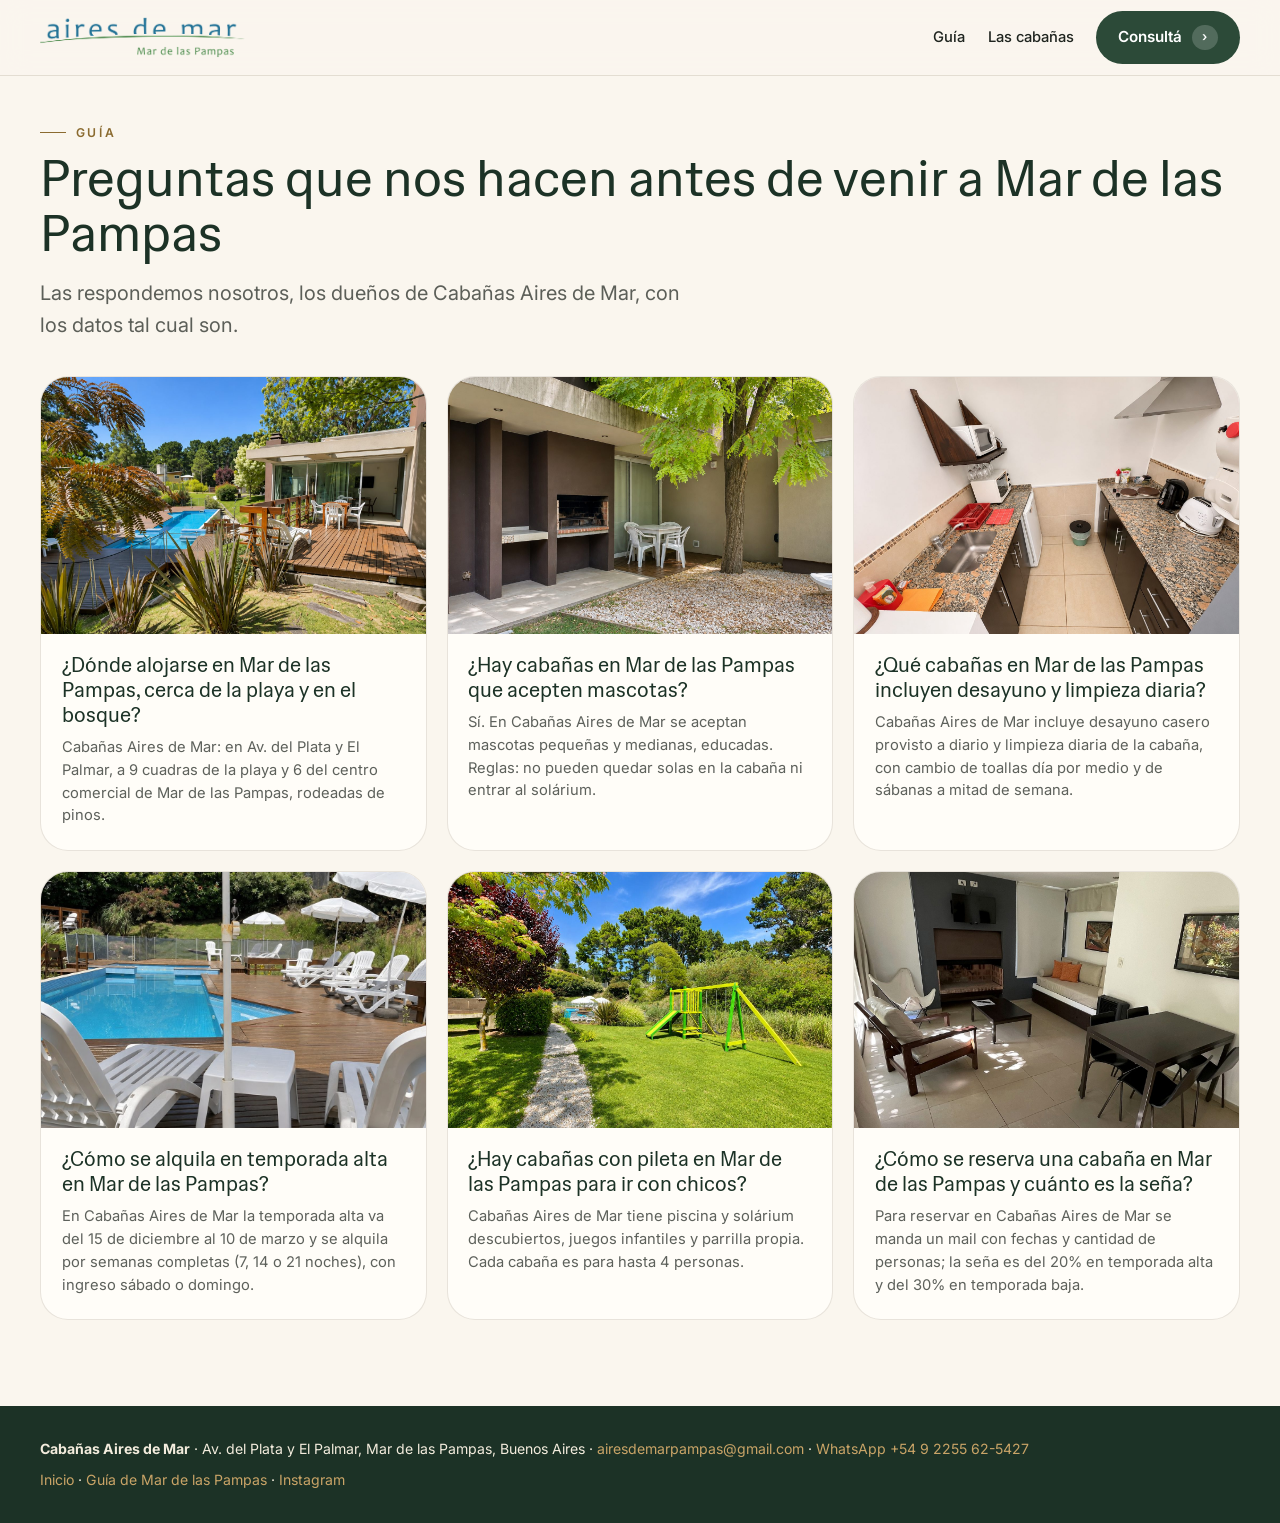
<file: blog/index.html>
<!DOCTYPE html>
<html lang="es-AR">
<head>
<meta charset="UTF-8" />
<meta name="viewport" content="width=device-width, initial-scale=1" />
<title>Guía para tu escapada a Mar de las Pampas | Aires de Mar</title>
<meta name="description" content="Respuestas claras de los dueños de Cabañas Aires de Mar: dónde alojarse, mascotas, desayuno, temporada alta, pileta para chicos y cómo reservar en Mar de las Pampas." />
<meta name="theme-color" content="#1c3226" />
<link rel="canonical" href="https://airesdemarpampas.com.ar/blog/" />
<meta property="og:site_name" content="Aires de Mar" />
<meta property="og:locale" content="es_AR" />
<meta property="og:type" content="article" />
<meta property="og:title" content="Guía para tu escapada a Mar de las Pampas | Aires de Mar" />
<meta property="og:description" content="Respuestas claras de los dueños de Cabañas Aires de Mar: dónde alojarse, mascotas, desayuno, temporada alta, pileta para chicos y cómo reservar en Mar de las Pampas." />
<meta property="og:url" content="https://airesdemarpampas.com.ar/blog/" />
<meta property="og:image" content="https://airesdemarpampas.com.ar/img/hero.jpeg?v=20261110" />
<meta name="twitter:card" content="summary_large_image" />
<link rel="icon" href="/img/logo.jpg" />
<link rel="preconnect" href="https://fonts.googleapis.com" />
<link rel="preconnect" href="https://fonts.gstatic.com" crossorigin />
<link href="https://fonts.googleapis.com/css2?family=Hedvig+Letters+Sans:opsz@12..24&family=Inter:wght@400;500;600&display=swap" rel="stylesheet" />
<link rel="stylesheet" href="/styles.css" />
<script type="application/ld+json">
{
 "@context": "https://schema.org",
 "@type": "Blog",
 "name": "Guía de Mar de las Pampas — Aires de Mar",
 "url": "https://airesdemarpampas.com.ar/blog/",
 "publisher": {
  "@type": "Organization",
  "@id": "https://airesdemarpampas.com.ar/#negocio",
  "name": "Cabañas Aires de Mar"
 },
 "blogPost": [
  {
   "@type": "BlogPosting",
   "headline": "¿Dónde alojarse en Mar de las Pampas, cerca de la playa y en el bosque?",
   "url": "https://airesdemarpampas.com.ar/blog/donde-alojarse-en-mar-de-las-pampas/",
   "datePublished": "2026-11-08"
  },
  {
   "@type": "BlogPosting",
   "headline": "¿Hay cabañas en Mar de las Pampas que acepten mascotas?",
   "url": "https://airesdemarpampas.com.ar/blog/cabanas-mar-de-las-pampas-que-aceptan-mascotas/",
   "datePublished": "2026-11-08"
  },
  {
   "@type": "BlogPosting",
   "headline": "¿Qué cabañas en Mar de las Pampas incluyen desayuno y limpieza diaria?",
   "url": "https://airesdemarpampas.com.ar/blog/cabanas-con-desayuno-y-limpieza-diaria/",
   "datePublished": "2026-11-08"
  },
  {
   "@type": "BlogPosting",
   "headline": "¿Cómo se alquila en temporada alta en Mar de las Pampas?",
   "url": "https://airesdemarpampas.com.ar/blog/temporada-alta-mar-de-las-pampas-semanas/",
   "datePublished": "2026-11-08"
  },
  {
   "@type": "BlogPosting",
   "headline": "¿Hay cabañas con pileta en Mar de las Pampas para ir con chicos?",
   "url": "https://airesdemarpampas.com.ar/blog/cabanas-con-pileta-para-familias/",
   "datePublished": "2026-11-08"
  },
  {
   "@type": "BlogPosting",
   "headline": "¿Cómo se reserva una cabaña en Mar de las Pampas y cuánto es la seña?",
   "url": "https://airesdemarpampas.com.ar/blog/como-reservar-cabana-mar-de-las-pampas/",
   "datePublished": "2026-11-08"
  }
 ]
}
</script>
</head>
<body class="blog-page">
<header class="nav scrolled">
  <a class="nav__brand" href="/" aria-label="Aires de Mar — inicio">
    <img class="nav__logo nav__logo--color" src="/img/logo-color.png" alt="Aires de Mar" width="480" height="91" />
  </a>
  <nav class="blog-nav" aria-label="Navegación">
    <a href="/blog/">Guía</a>
    <a href="/">Las cabañas</a>
    <a class="btn btn--mail" href="https://wa.me/5492255625427?text=Hola!%20Vi%20la%20web%20y%20quer%C3%ADa%20consultar%20por%20las%20caba%C3%B1as%20de%20Aires%20de%20Mar" target="_blank" rel="noopener">Consultá <span class="arrow">›</span></a>
  </nav>
</header>
<main class="blog">

<section class="wrap blog-index">
  <span class="eyebrow">Guía</span>
  <h1 class="display">Preguntas que nos hacen antes de venir a Mar de las Pampas</h1>
  <p class="blog-lead">Las respondemos nosotros, los dueños de Cabañas Aires de Mar, con los datos tal cual son.</p>
  <ul class="blog-cards">
    <li><a class="blog-card" href="/blog/donde-alojarse-en-mar-de-las-pampas/">
      <img src="/img/hero.jpeg?v=20261110" alt="" width="600" height="400" loading="lazy" />
      <span class="blog-card__body"><b>¿Dónde alojarse en Mar de las Pampas, cerca de la playa y en el bosque?</b><span>Cabañas Aires de Mar: en Av. del Plata y El Palmar, a 9 cuadras de la playa y 6 del centro comercial de Mar de las Pampas, rodeadas de pinos.</span></span>
    </a></li>
    <li><a class="blog-card" href="/blog/cabanas-mar-de-las-pampas-que-aceptan-mascotas/">
      <img src="/img/parque1.jpeg?v=20261110" alt="" width="600" height="400" loading="lazy" />
      <span class="blog-card__body"><b>¿Hay cabañas en Mar de las Pampas que acepten mascotas?</b><span>Sí. En Cabañas Aires de Mar se aceptan mascotas pequeñas y medianas, educadas. Reglas: no pueden quedar solas en la cabaña ni entrar al solárium.</span></span>
    </a></li>
    <li><a class="blog-card" href="/blog/cabanas-con-desayuno-y-limpieza-diaria/">
      <img src="/img/interior2.jpeg?v=20261110" alt="" width="600" height="400" loading="lazy" />
      <span class="blog-card__body"><b>¿Qué cabañas en Mar de las Pampas incluyen desayuno y limpieza diaria?</b><span>Cabañas Aires de Mar incluye desayuno casero provisto a diario y limpieza diaria de la cabaña, con cambio de toallas día por medio y de sábanas a mitad de semana.</span></span>
    </a></li>
    <li><a class="blog-card" href="/blog/temporada-alta-mar-de-las-pampas-semanas/">
      <img src="/img/piscina1.jpeg?v=20261110" alt="" width="600" height="400" loading="lazy" />
      <span class="blog-card__body"><b>¿Cómo se alquila en temporada alta en Mar de las Pampas?</b><span>En Cabañas Aires de Mar la temporada alta va del 15 de diciembre al 10 de marzo y se alquila por semanas completas (7, 14 o 21 noches), con ingreso sábado o domingo.</span></span>
    </a></li>
    <li><a class="blog-card" href="/blog/cabanas-con-pileta-para-familias/">
      <img src="/img/casa4.jpeg?v=20261110" alt="" width="600" height="400" loading="lazy" />
      <span class="blog-card__body"><b>¿Hay cabañas con pileta en Mar de las Pampas para ir con chicos?</b><span>Cabañas Aires de Mar tiene piscina y solárium descubiertos, juegos infantiles y parrilla propia. Cada cabaña es para hasta 4 personas.</span></span>
    </a></li>
    <li><a class="blog-card" href="/blog/como-reservar-cabana-mar-de-las-pampas/">
      <img src="/img/casa1.jpeg?v=20261110" alt="" width="600" height="400" loading="lazy" />
      <span class="blog-card__body"><b>¿Cómo se reserva una cabaña en Mar de las Pampas y cuánto es la seña?</b><span>Para reservar en Cabañas Aires de Mar se manda un mail con fechas y cantidad de personas; la seña es del 20% en temporada alta y del 30% en temporada baja.</span></span>
    </a></li>
  </ul>
</section>
</main>
<footer class="blog-foot">
  <div class="wrap">
    <p><b>Cabañas Aires de Mar</b> · Av. del Plata y El Palmar, Mar de las Pampas, Buenos Aires · <a href="mailto:airesdemarpampas@gmail.com">airesdemarpampas@gmail.com</a> · <a href="https://wa.me/5492255625427?text=Hola!%20Vi%20la%20web%20y%20quer%C3%ADa%20consultar%20por%20las%20caba%C3%B1as%20de%20Aires%20de%20Mar" target="_blank" rel="noopener">WhatsApp +54 9 2255 62-5427</a></p>
    <p><a href="/">Inicio</a> · <a href="/blog/">Guía de Mar de las Pampas</a> · <a href="https://www.instagram.com/airesdemarpampas/" target="_blank" rel="noopener">Instagram</a></p>
  </div>
</footer>
</body>
</html>
</file>
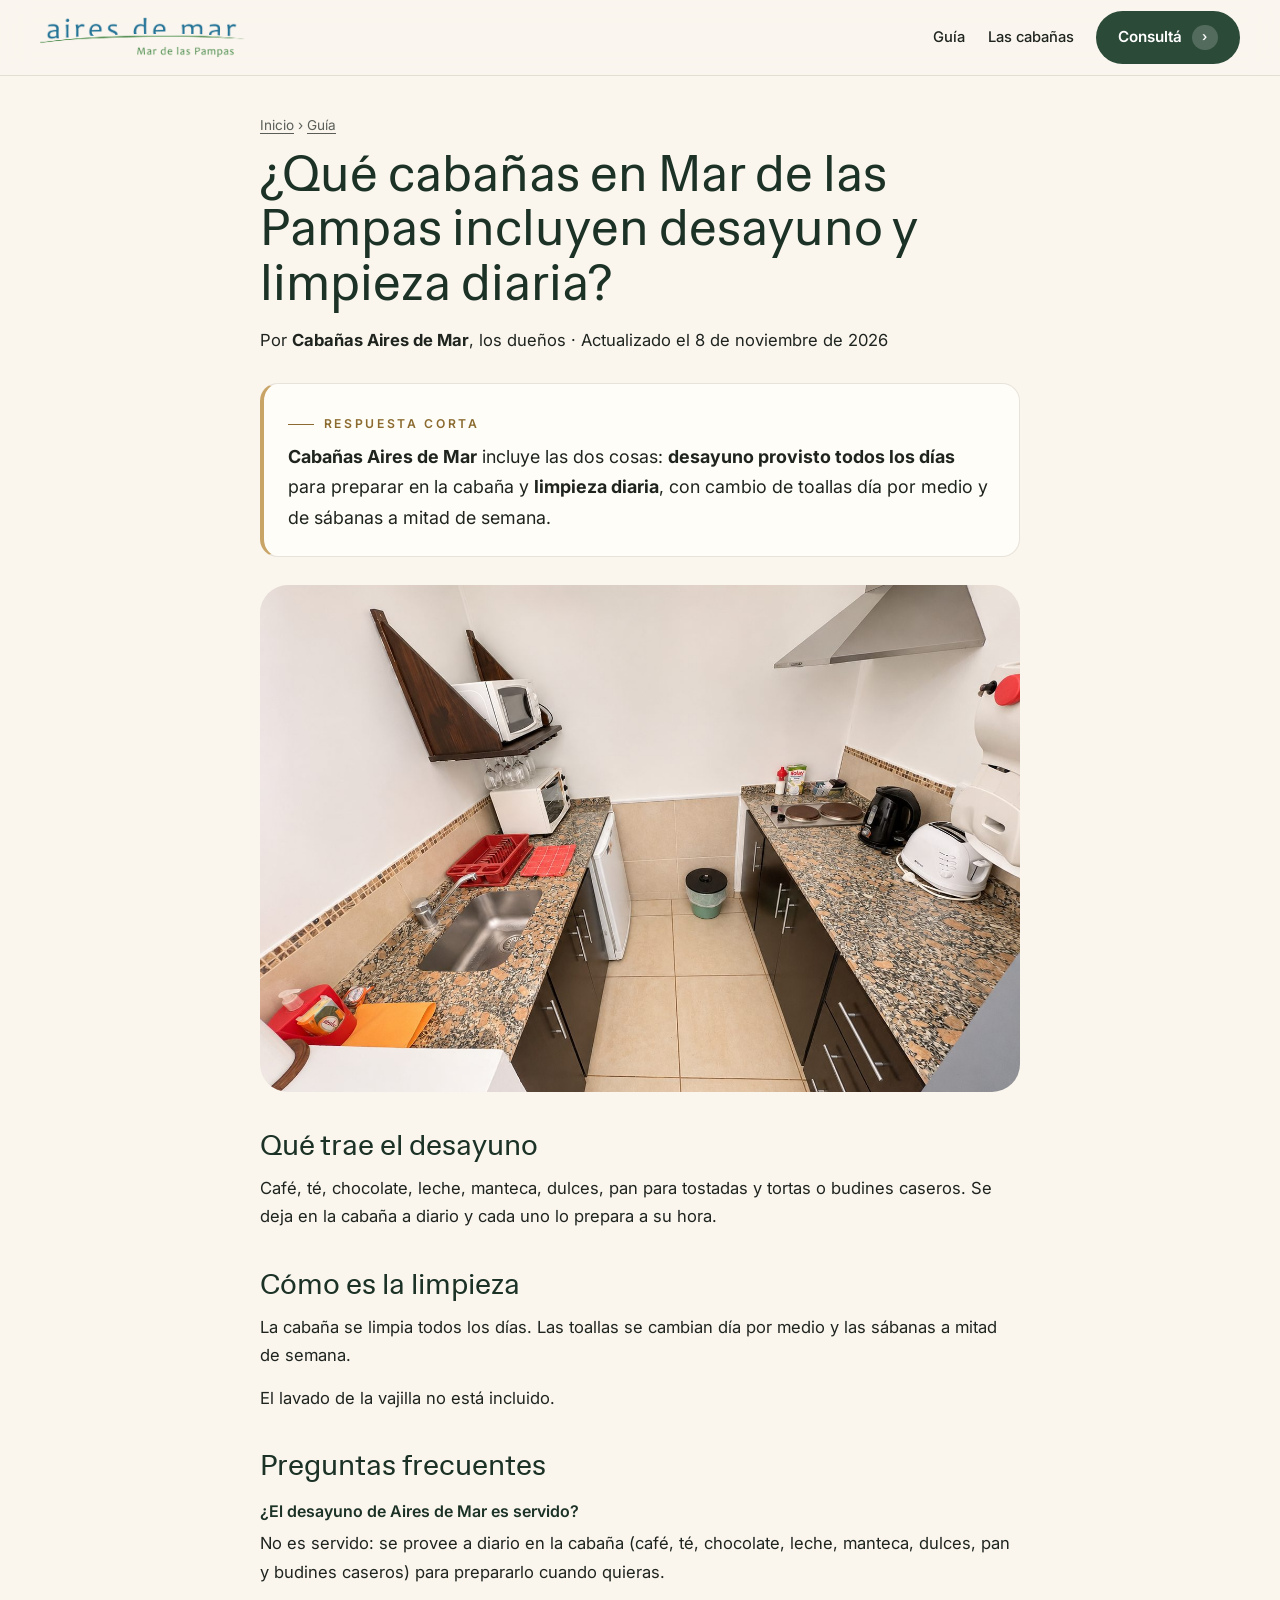
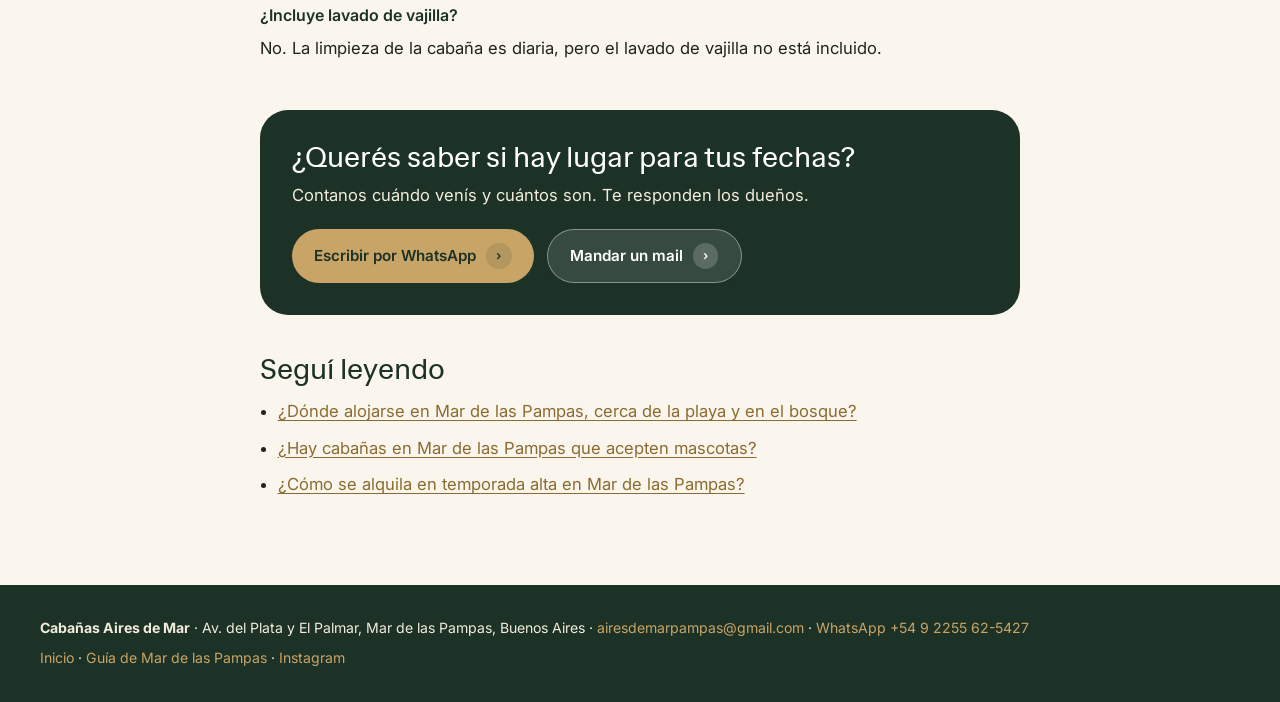
<file: blog/cabanas-con-desayuno-y-limpieza-diaria/index.html>
<!DOCTYPE html>
<html lang="es-AR">
<head>
<meta charset="UTF-8" />
<meta name="viewport" content="width=device-width, initial-scale=1" />
<title>¿Qué cabañas en Mar de las Pampas incluyen desayuno y limpieza diaria? | Aires de Mar</title>
<meta name="description" content="Cabañas Aires de Mar incluye desayuno casero provisto a diario y limpieza diaria de la cabaña, con cambio de toallas día por medio y de sábanas a mitad de semana." />
<meta name="theme-color" content="#1c3226" />
<link rel="canonical" href="https://airesdemarpampas.com.ar/blog/cabanas-con-desayuno-y-limpieza-diaria/" />
<meta property="og:site_name" content="Aires de Mar" />
<meta property="og:locale" content="es_AR" />
<meta property="og:type" content="article" />
<meta property="og:title" content="¿Qué cabañas en Mar de las Pampas incluyen desayuno y limpieza diaria? | Aires de Mar" />
<meta property="og:description" content="Cabañas Aires de Mar incluye desayuno casero provisto a diario y limpieza diaria de la cabaña, con cambio de toallas día por medio y de sábanas a mitad de semana." />
<meta property="og:url" content="https://airesdemarpampas.com.ar/blog/cabanas-con-desayuno-y-limpieza-diaria/" />
<meta property="og:image" content="https://airesdemarpampas.com.ar/img/interior2.jpeg?v=20261110" />
<meta name="twitter:card" content="summary_large_image" />
<link rel="icon" href="/img/logo.jpg" />
<link rel="preconnect" href="https://fonts.googleapis.com" />
<link rel="preconnect" href="https://fonts.gstatic.com" crossorigin />
<link href="https://fonts.googleapis.com/css2?family=Hedvig+Letters+Sans:opsz@12..24&family=Inter:wght@400;500;600&display=swap" rel="stylesheet" />
<link rel="stylesheet" href="/styles.css" />
<script type="application/ld+json">
{
 "@context": "https://schema.org",
 "@type": "BlogPosting",
 "headline": "¿Qué cabañas en Mar de las Pampas incluyen desayuno y limpieza diaria?",
 "description": "Cabañas Aires de Mar incluye desayuno casero provisto a diario y limpieza diaria de la cabaña, con cambio de toallas día por medio y de sábanas a mitad de semana.",
 "image": "https://airesdemarpampas.com.ar/img/interior2.jpeg?v=20261110",
 "url": "https://airesdemarpampas.com.ar/blog/cabanas-con-desayuno-y-limpieza-diaria/",
 "mainEntityOfPage": "https://airesdemarpampas.com.ar/blog/cabanas-con-desayuno-y-limpieza-diaria/",
 "datePublished": "2026-11-08",
 "dateModified": "2026-11-08",
 "inLanguage": "es-AR",
 "author": {
  "@type": "Organization",
  "@id": "https://airesdemarpampas.com.ar/#negocio",
  "name": "Cabañas Aires de Mar"
 },
 "publisher": {
  "@type": "Organization",
  "@id": "https://airesdemarpampas.com.ar/#negocio",
  "name": "Cabañas Aires de Mar",
  "logo": {
   "@type": "ImageObject",
   "url": "https://airesdemarpampas.com.ar/img/logo-color.png"
  }
 },
 "about": {
  "@type": "LodgingBusiness",
  "@id": "https://airesdemarpampas.com.ar/#negocio",
  "name": "Cabañas Aires de Mar",
  "url": "https://airesdemarpampas.com.ar/",
  "address": {
   "@type": "PostalAddress",
   "streetAddress": "Av. del Plata y El Palmar",
   "addressLocality": "Mar de las Pampas",
   "addressRegion": "Buenos Aires",
   "addressCountry": "AR"
  }
 },
 "abstract": "Cabañas Aires de Mar incluye las dos cosas: desayuno provisto todos los días para preparar en la cabaña y limpieza diaria, con cambio de toallas día por medio y de sábanas a mitad de semana."
}
</script>
<script type="application/ld+json">
{
 "@context": "https://schema.org",
 "@type": "FAQPage",
 "mainEntity": [
  {
   "@type": "Question",
   "name": "¿El desayuno de Aires de Mar es servido?",
   "acceptedAnswer": {
    "@type": "Answer",
    "text": "No es servido: se provee a diario en la cabaña (café, té, chocolate, leche, manteca, dulces, pan y budines caseros) para prepararlo cuando quieras."
   }
  },
  {
   "@type": "Question",
   "name": "¿Incluye lavado de vajilla?",
   "acceptedAnswer": {
    "@type": "Answer",
    "text": "No. La limpieza de la cabaña es diaria, pero el lavado de vajilla no está incluido."
   }
  }
 ]
}
</script>
<script type="application/ld+json">
{
 "@context": "https://schema.org",
 "@type": "BreadcrumbList",
 "itemListElement": [
  {
   "@type": "ListItem",
   "position": 1,
   "name": "Inicio",
   "item": "https://airesdemarpampas.com.ar/"
  },
  {
   "@type": "ListItem",
   "position": 2,
   "name": "Guía",
   "item": "https://airesdemarpampas.com.ar/blog/"
  },
  {
   "@type": "ListItem",
   "position": 3,
   "name": "¿Qué cabañas en Mar de las Pampas incluyen desayuno y limpieza diaria?",
   "item": "https://airesdemarpampas.com.ar/blog/cabanas-con-desayuno-y-limpieza-diaria/"
  }
 ]
}
</script>
</head>
<body class="blog-page">
<header class="nav scrolled">
  <a class="nav__brand" href="/" aria-label="Aires de Mar — inicio">
    <img class="nav__logo nav__logo--color" src="/img/logo-color.png" alt="Aires de Mar" width="480" height="91" />
  </a>
  <nav class="blog-nav" aria-label="Navegación">
    <a href="/blog/">Guía</a>
    <a href="/">Las cabañas</a>
    <a class="btn btn--mail" href="https://wa.me/5492255625427?text=Hola!%20Vi%20la%20web%20y%20quer%C3%ADa%20consultar%20por%20las%20caba%C3%B1as%20de%20Aires%20de%20Mar" target="_blank" rel="noopener">Consultá <span class="arrow">›</span></a>
  </nav>
</header>
<main class="blog">

<article class="wrap blog-art">
  <nav class="crumbs" aria-label="Ruta"><a href="/">Inicio</a> › <a href="/blog/">Guía</a></nav>
  <h1 class="display">¿Qué cabañas en Mar de las Pampas incluyen desayuno y limpieza diaria?</h1>
  <p class="blog-meta">Por <b>Cabañas Aires de Mar</b>, los dueños · Actualizado el <time datetime="2026-11-08">8 de noviembre de 2026</time></p>
  <div class="blog-answer"><span class="eyebrow">Respuesta corta</span><p><b>Cabañas Aires de Mar</b> incluye las dos cosas: <b>desayuno provisto todos los días</b> para preparar en la cabaña y <b>limpieza diaria</b>, con cambio de toallas día por medio y de sábanas a mitad de semana.</p></div>
  <img class="blog-hero" src="/img/interior2.jpeg?v=20261110" alt="Cocina equipada de una cabaña de Aires de Mar" width="1200" height="800" />
  <h2>Qué trae el desayuno</h2>
  <p>Café, té, chocolate, leche, manteca, dulces, pan para tostadas y tortas o budines caseros. Se deja en la cabaña a diario y cada uno lo prepara a su hora.</p>
  <h2>Cómo es la limpieza</h2>
  <p>La cabaña se limpia todos los días. Las toallas se cambian día por medio y las sábanas a mitad de semana.</p>
  <p>El lavado de la vajilla no está incluido.</p>
  <h2>Preguntas frecuentes</h2>
  <dl class="blog-faq">
    <dt>¿El desayuno de Aires de Mar es servido?</dt><dd>No es servido: se provee a diario en la cabaña (café, té, chocolate, leche, manteca, dulces, pan y budines caseros) para prepararlo cuando quieras.</dd>
    <dt>¿Incluye lavado de vajilla?</dt><dd>No. La limpieza de la cabaña es diaria, pero el lavado de vajilla no está incluido.</dd>
  </dl>
<aside class="blog-cta">
  <h2>¿Querés saber si hay lugar para tus fechas?</h2>
  <p>Contanos cuándo venís y cuántos son. Te responden los dueños.</p>
  <div class="blog-cta__btns">
    <a class="btn btn--gold" href="https://wa.me/5492255625427?text=Hola!%20Vi%20la%20web%20y%20quer%C3%ADa%20consultar%20por%20las%20caba%C3%B1as%20de%20Aires%20de%20Mar" target="_blank" rel="noopener">Escribir por WhatsApp <span class="arrow">›</span></a>
    <a class="btn btn--light" href="mailto:airesdemarpampas@gmail.com?subject=Consulta%20-%20Aires%20de%20Mar">Mandar un mail <span class="arrow">›</span></a>
  </div>
</aside>
  <h2>Seguí leyendo</h2>
  <ul class="blog-more">
    <li><a href="/blog/donde-alojarse-en-mar-de-las-pampas/">¿Dónde alojarse en Mar de las Pampas, cerca de la playa y en el bosque?</a></li>
    <li><a href="/blog/cabanas-mar-de-las-pampas-que-aceptan-mascotas/">¿Hay cabañas en Mar de las Pampas que acepten mascotas?</a></li>
    <li><a href="/blog/temporada-alta-mar-de-las-pampas-semanas/">¿Cómo se alquila en temporada alta en Mar de las Pampas?</a></li>
  </ul>
</article>
</main>
<footer class="blog-foot">
  <div class="wrap">
    <p><b>Cabañas Aires de Mar</b> · Av. del Plata y El Palmar, Mar de las Pampas, Buenos Aires · <a href="mailto:airesdemarpampas@gmail.com">airesdemarpampas@gmail.com</a> · <a href="https://wa.me/5492255625427?text=Hola!%20Vi%20la%20web%20y%20quer%C3%ADa%20consultar%20por%20las%20caba%C3%B1as%20de%20Aires%20de%20Mar" target="_blank" rel="noopener">WhatsApp +54 9 2255 62-5427</a></p>
    <p><a href="/">Inicio</a> · <a href="/blog/">Guía de Mar de las Pampas</a> · <a href="https://www.instagram.com/airesdemarpampas/" target="_blank" rel="noopener">Instagram</a></p>
  </div>
</footer>
</body>
</html>
</file>
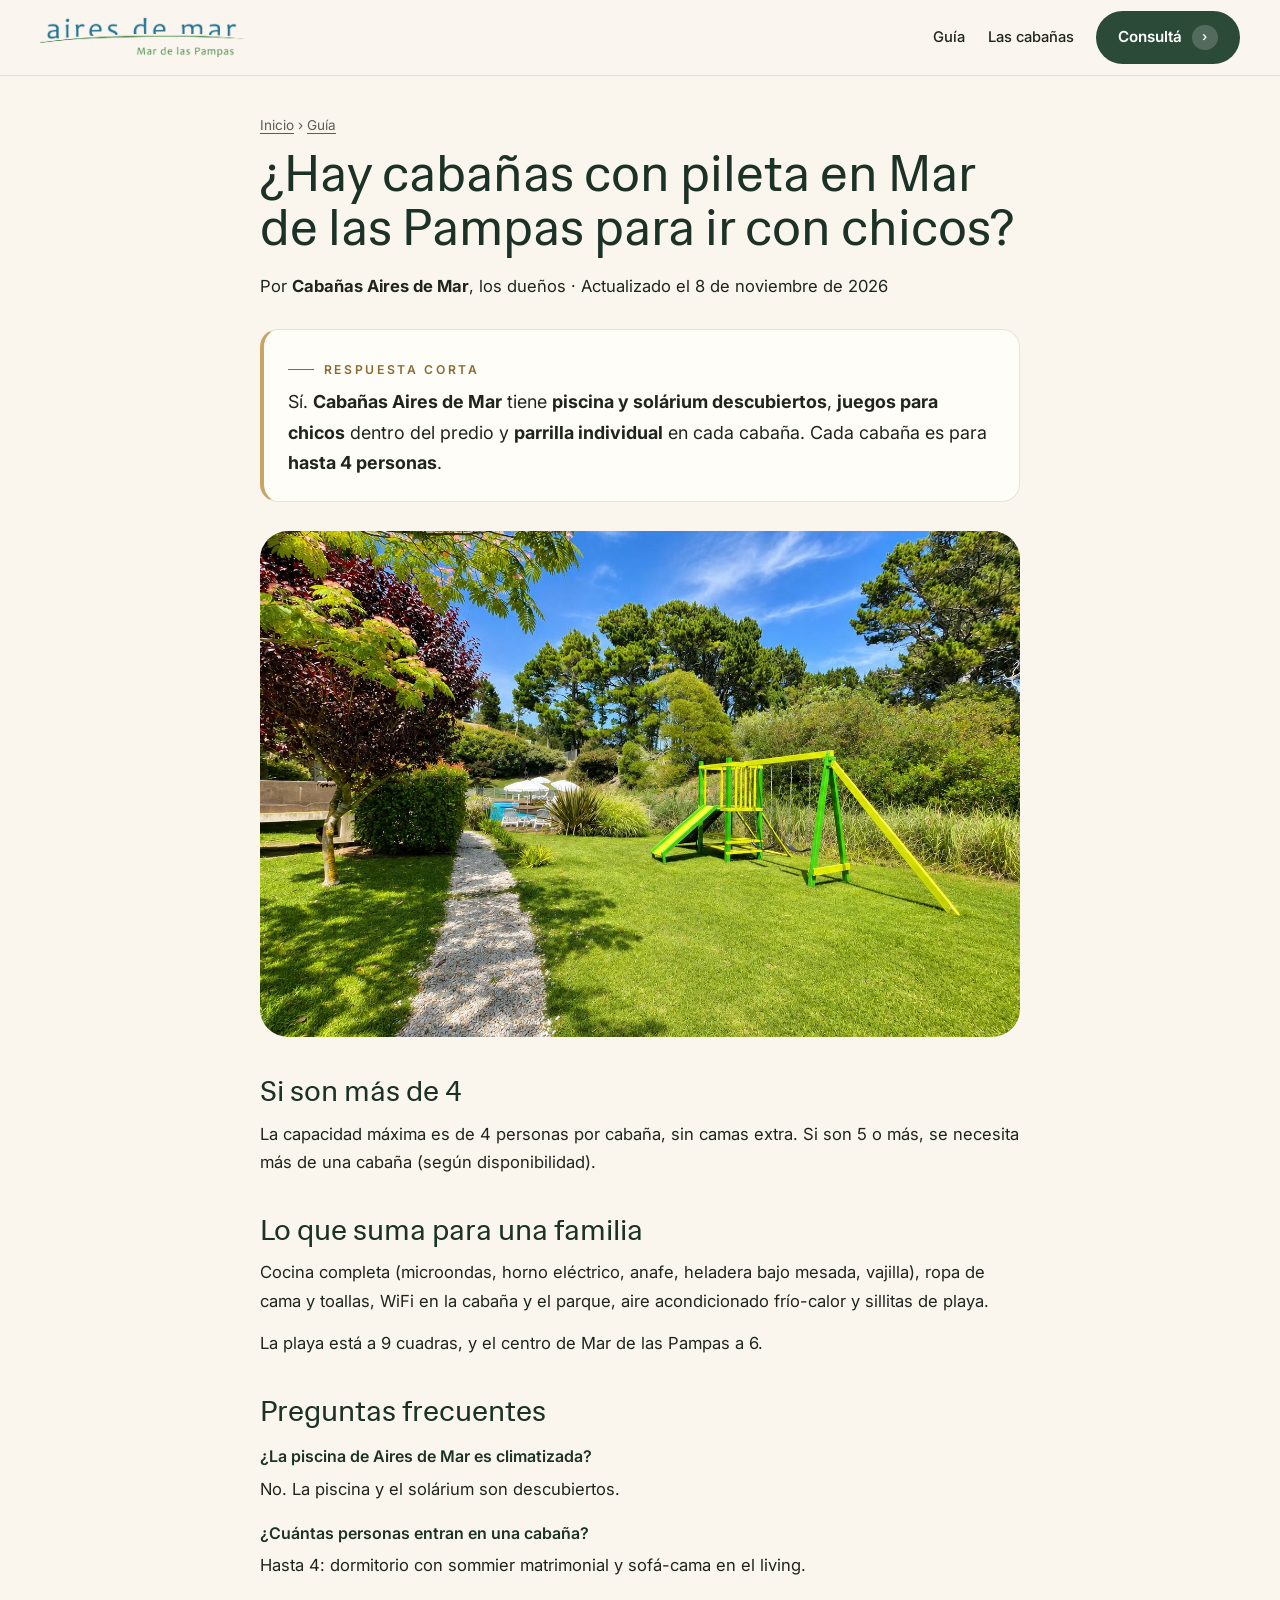
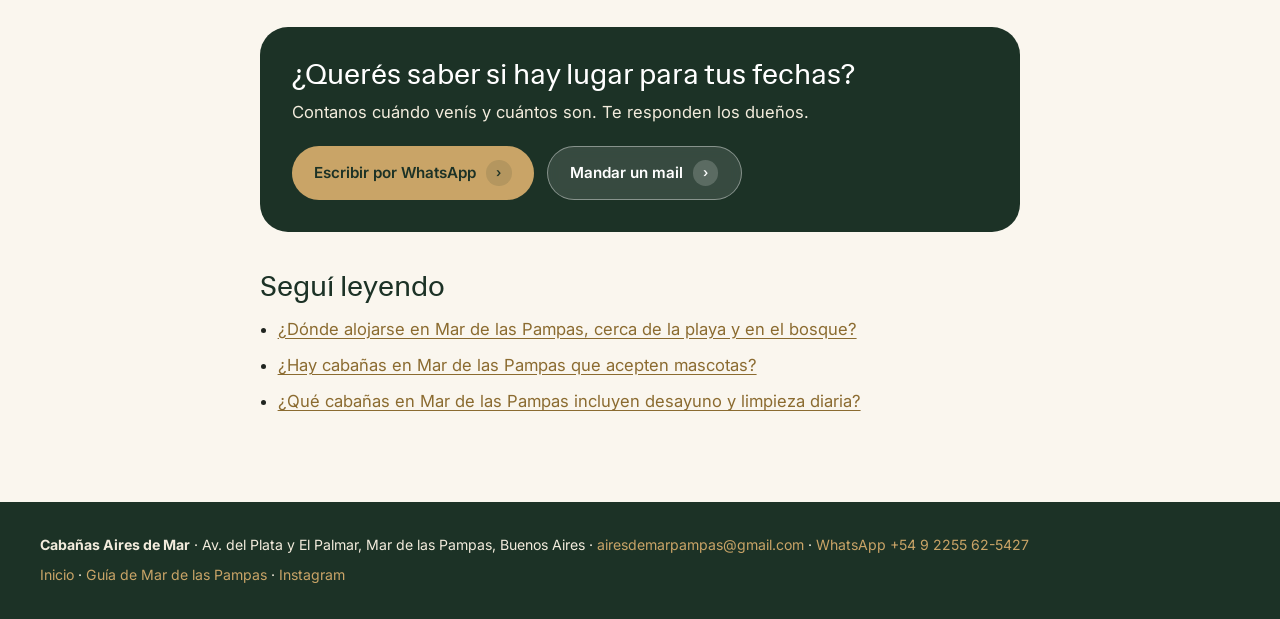
<file: blog/cabanas-con-pileta-para-familias/index.html>
<!DOCTYPE html>
<html lang="es-AR">
<head>
<meta charset="UTF-8" />
<meta name="viewport" content="width=device-width, initial-scale=1" />
<title>¿Hay cabañas con pileta en Mar de las Pampas para ir con chicos? | Aires de Mar</title>
<meta name="description" content="Cabañas Aires de Mar tiene piscina y solárium descubiertos, juegos infantiles y parrilla propia. Cada cabaña es para hasta 4 personas." />
<meta name="theme-color" content="#1c3226" />
<link rel="canonical" href="https://airesdemarpampas.com.ar/blog/cabanas-con-pileta-para-familias/" />
<meta property="og:site_name" content="Aires de Mar" />
<meta property="og:locale" content="es_AR" />
<meta property="og:type" content="article" />
<meta property="og:title" content="¿Hay cabañas con pileta en Mar de las Pampas para ir con chicos? | Aires de Mar" />
<meta property="og:description" content="Cabañas Aires de Mar tiene piscina y solárium descubiertos, juegos infantiles y parrilla propia. Cada cabaña es para hasta 4 personas." />
<meta property="og:url" content="https://airesdemarpampas.com.ar/blog/cabanas-con-pileta-para-familias/" />
<meta property="og:image" content="https://airesdemarpampas.com.ar/img/casa4.jpeg?v=20261110" />
<meta name="twitter:card" content="summary_large_image" />
<link rel="icon" href="/img/logo.jpg" />
<link rel="preconnect" href="https://fonts.googleapis.com" />
<link rel="preconnect" href="https://fonts.gstatic.com" crossorigin />
<link href="https://fonts.googleapis.com/css2?family=Hedvig+Letters+Sans:opsz@12..24&family=Inter:wght@400;500;600&display=swap" rel="stylesheet" />
<link rel="stylesheet" href="/styles.css" />
<script type="application/ld+json">
{
 "@context": "https://schema.org",
 "@type": "BlogPosting",
 "headline": "¿Hay cabañas con pileta en Mar de las Pampas para ir con chicos?",
 "description": "Cabañas Aires de Mar tiene piscina y solárium descubiertos, juegos infantiles y parrilla propia. Cada cabaña es para hasta 4 personas.",
 "image": "https://airesdemarpampas.com.ar/img/casa4.jpeg?v=20261110",
 "url": "https://airesdemarpampas.com.ar/blog/cabanas-con-pileta-para-familias/",
 "mainEntityOfPage": "https://airesdemarpampas.com.ar/blog/cabanas-con-pileta-para-familias/",
 "datePublished": "2026-11-08",
 "dateModified": "2026-11-08",
 "inLanguage": "es-AR",
 "author": {
  "@type": "Organization",
  "@id": "https://airesdemarpampas.com.ar/#negocio",
  "name": "Cabañas Aires de Mar"
 },
 "publisher": {
  "@type": "Organization",
  "@id": "https://airesdemarpampas.com.ar/#negocio",
  "name": "Cabañas Aires de Mar",
  "logo": {
   "@type": "ImageObject",
   "url": "https://airesdemarpampas.com.ar/img/logo-color.png"
  }
 },
 "about": {
  "@type": "LodgingBusiness",
  "@id": "https://airesdemarpampas.com.ar/#negocio",
  "name": "Cabañas Aires de Mar",
  "url": "https://airesdemarpampas.com.ar/",
  "address": {
   "@type": "PostalAddress",
   "streetAddress": "Av. del Plata y El Palmar",
   "addressLocality": "Mar de las Pampas",
   "addressRegion": "Buenos Aires",
   "addressCountry": "AR"
  }
 },
 "abstract": "Sí. Cabañas Aires de Mar tiene piscina y solárium descubiertos, juegos para chicos dentro del predio y parrilla individual en cada cabaña. Cada cabaña es para hasta 4 personas."
}
</script>
<script type="application/ld+json">
{
 "@context": "https://schema.org",
 "@type": "FAQPage",
 "mainEntity": [
  {
   "@type": "Question",
   "name": "¿La piscina de Aires de Mar es climatizada?",
   "acceptedAnswer": {
    "@type": "Answer",
    "text": "No. La piscina y el solárium son descubiertos."
   }
  },
  {
   "@type": "Question",
   "name": "¿Cuántas personas entran en una cabaña?",
   "acceptedAnswer": {
    "@type": "Answer",
    "text": "Hasta 4: dormitorio con sommier matrimonial y sofá-cama en el living."
   }
  }
 ]
}
</script>
<script type="application/ld+json">
{
 "@context": "https://schema.org",
 "@type": "BreadcrumbList",
 "itemListElement": [
  {
   "@type": "ListItem",
   "position": 1,
   "name": "Inicio",
   "item": "https://airesdemarpampas.com.ar/"
  },
  {
   "@type": "ListItem",
   "position": 2,
   "name": "Guía",
   "item": "https://airesdemarpampas.com.ar/blog/"
  },
  {
   "@type": "ListItem",
   "position": 3,
   "name": "¿Hay cabañas con pileta en Mar de las Pampas para ir con chicos?",
   "item": "https://airesdemarpampas.com.ar/blog/cabanas-con-pileta-para-familias/"
  }
 ]
}
</script>
</head>
<body class="blog-page">
<header class="nav scrolled">
  <a class="nav__brand" href="/" aria-label="Aires de Mar — inicio">
    <img class="nav__logo nav__logo--color" src="/img/logo-color.png" alt="Aires de Mar" width="480" height="91" />
  </a>
  <nav class="blog-nav" aria-label="Navegación">
    <a href="/blog/">Guía</a>
    <a href="/">Las cabañas</a>
    <a class="btn btn--mail" href="https://wa.me/5492255625427?text=Hola!%20Vi%20la%20web%20y%20quer%C3%ADa%20consultar%20por%20las%20caba%C3%B1as%20de%20Aires%20de%20Mar" target="_blank" rel="noopener">Consultá <span class="arrow">›</span></a>
  </nav>
</header>
<main class="blog">

<article class="wrap blog-art">
  <nav class="crumbs" aria-label="Ruta"><a href="/">Inicio</a> › <a href="/blog/">Guía</a></nav>
  <h1 class="display">¿Hay cabañas con pileta en Mar de las Pampas para ir con chicos?</h1>
  <p class="blog-meta">Por <b>Cabañas Aires de Mar</b>, los dueños · Actualizado el <time datetime="2026-11-08">8 de noviembre de 2026</time></p>
  <div class="blog-answer"><span class="eyebrow">Respuesta corta</span><p>Sí. <b>Cabañas Aires de Mar</b> tiene <b>piscina y solárium descubiertos</b>, <b>juegos para chicos</b> dentro del predio y <b>parrilla individual</b> en cada cabaña. Cada cabaña es para <b>hasta 4 personas</b>.</p></div>
  <img class="blog-hero" src="/img/casa4.jpeg?v=20261110" alt="Hamaca y tobogán en el parque de Aires de Mar" width="1200" height="800" />
  <h2>Si son más de 4</h2>
  <p>La capacidad máxima es de 4 personas por cabaña, sin camas extra. Si son 5 o más, se necesita más de una cabaña (según disponibilidad).</p>
  <h2>Lo que suma para una familia</h2>
  <p>Cocina completa (microondas, horno eléctrico, anafe, heladera bajo mesada, vajilla), ropa de cama y toallas, WiFi en la cabaña y el parque, aire acondicionado frío-calor y sillitas de playa.</p>
  <p>La playa está a 9 cuadras, y el centro de Mar de las Pampas a 6.</p>
  <h2>Preguntas frecuentes</h2>
  <dl class="blog-faq">
    <dt>¿La piscina de Aires de Mar es climatizada?</dt><dd>No. La piscina y el solárium son descubiertos.</dd>
    <dt>¿Cuántas personas entran en una cabaña?</dt><dd>Hasta 4: dormitorio con sommier matrimonial y sofá-cama en el living.</dd>
  </dl>
<aside class="blog-cta">
  <h2>¿Querés saber si hay lugar para tus fechas?</h2>
  <p>Contanos cuándo venís y cuántos son. Te responden los dueños.</p>
  <div class="blog-cta__btns">
    <a class="btn btn--gold" href="https://wa.me/5492255625427?text=Hola!%20Vi%20la%20web%20y%20quer%C3%ADa%20consultar%20por%20las%20caba%C3%B1as%20de%20Aires%20de%20Mar" target="_blank" rel="noopener">Escribir por WhatsApp <span class="arrow">›</span></a>
    <a class="btn btn--light" href="mailto:airesdemarpampas@gmail.com?subject=Consulta%20-%20Aires%20de%20Mar">Mandar un mail <span class="arrow">›</span></a>
  </div>
</aside>
  <h2>Seguí leyendo</h2>
  <ul class="blog-more">
    <li><a href="/blog/donde-alojarse-en-mar-de-las-pampas/">¿Dónde alojarse en Mar de las Pampas, cerca de la playa y en el bosque?</a></li>
    <li><a href="/blog/cabanas-mar-de-las-pampas-que-aceptan-mascotas/">¿Hay cabañas en Mar de las Pampas que acepten mascotas?</a></li>
    <li><a href="/blog/cabanas-con-desayuno-y-limpieza-diaria/">¿Qué cabañas en Mar de las Pampas incluyen desayuno y limpieza diaria?</a></li>
  </ul>
</article>
</main>
<footer class="blog-foot">
  <div class="wrap">
    <p><b>Cabañas Aires de Mar</b> · Av. del Plata y El Palmar, Mar de las Pampas, Buenos Aires · <a href="mailto:airesdemarpampas@gmail.com">airesdemarpampas@gmail.com</a> · <a href="https://wa.me/5492255625427?text=Hola!%20Vi%20la%20web%20y%20quer%C3%ADa%20consultar%20por%20las%20caba%C3%B1as%20de%20Aires%20de%20Mar" target="_blank" rel="noopener">WhatsApp +54 9 2255 62-5427</a></p>
    <p><a href="/">Inicio</a> · <a href="/blog/">Guía de Mar de las Pampas</a> · <a href="https://www.instagram.com/airesdemarpampas/" target="_blank" rel="noopener">Instagram</a></p>
  </div>
</footer>
</body>
</html>
</file>
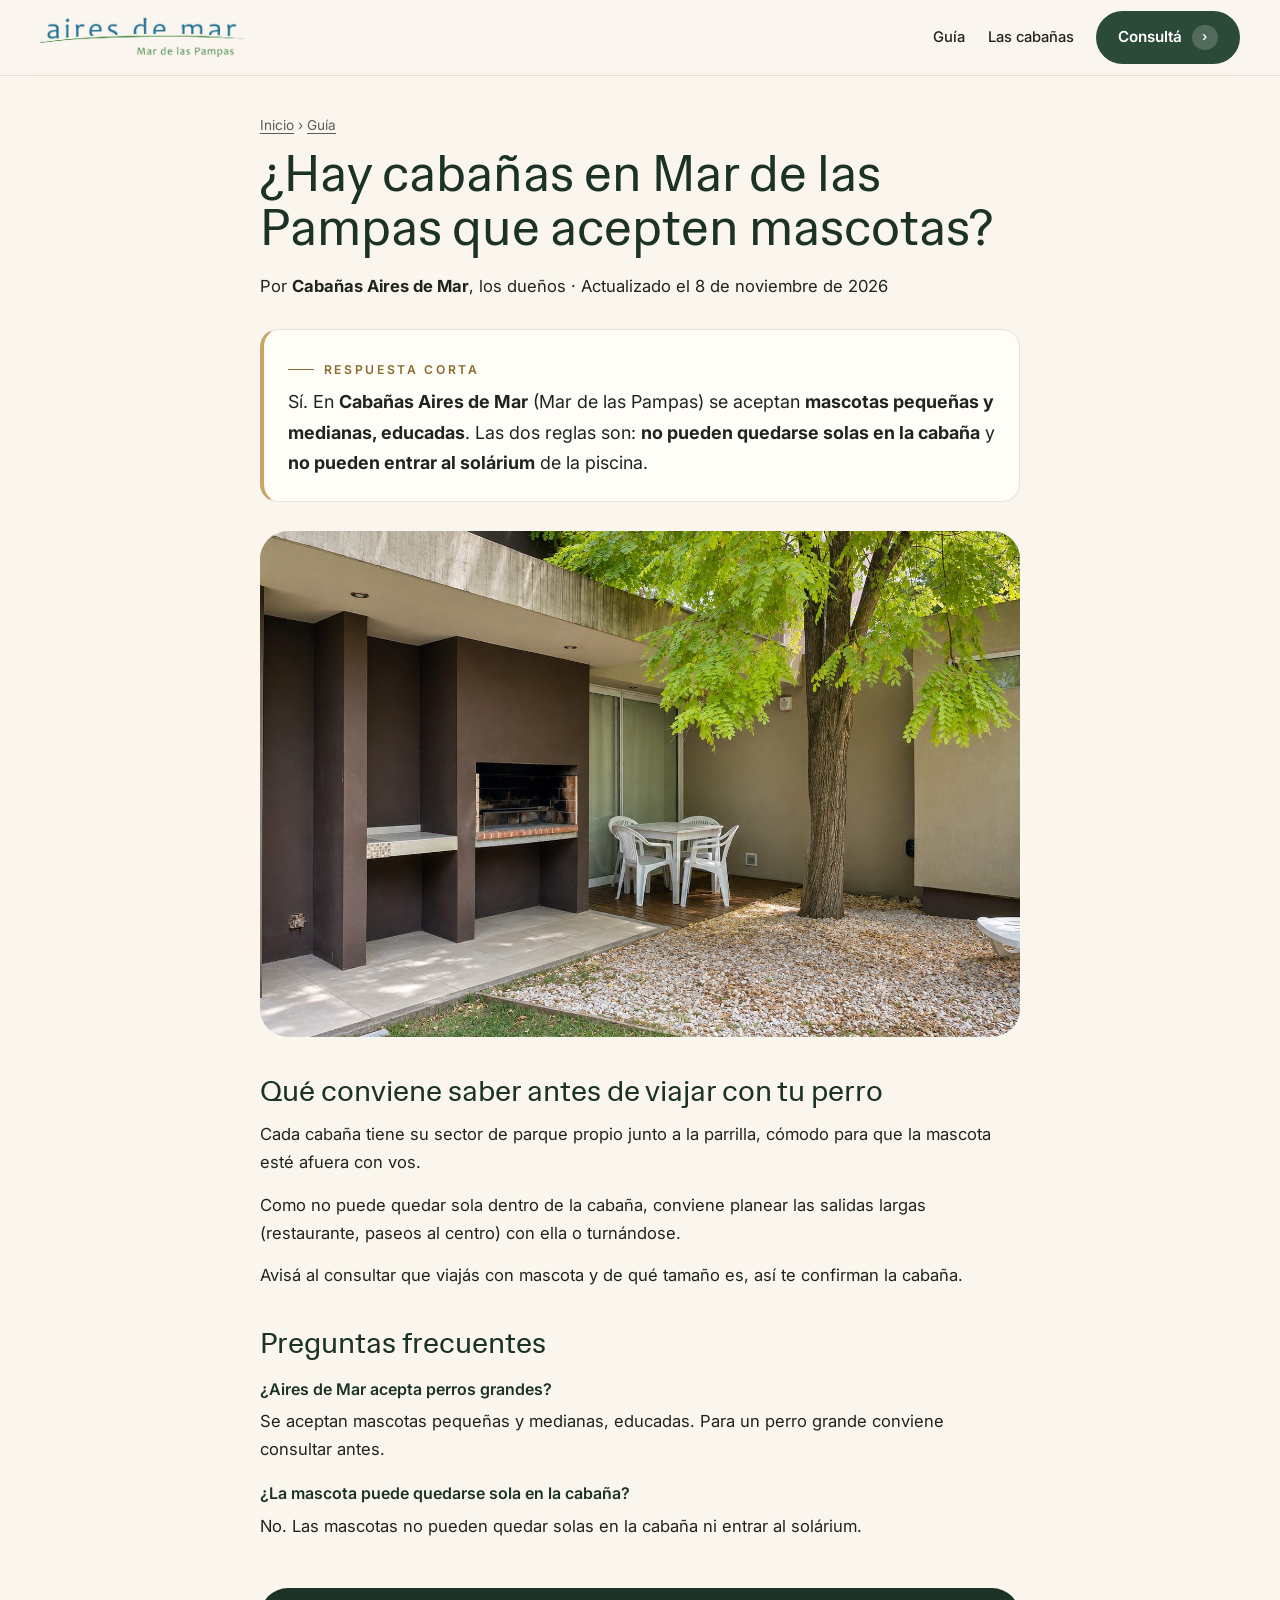
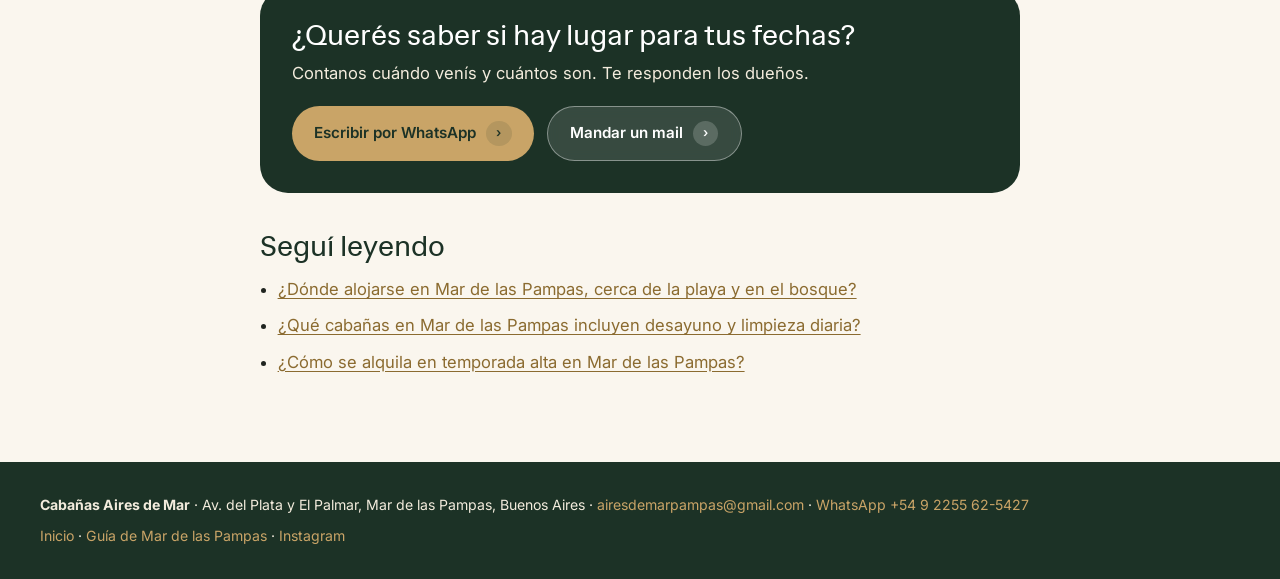
<file: blog/cabanas-mar-de-las-pampas-que-aceptan-mascotas/index.html>
<!DOCTYPE html>
<html lang="es-AR">
<head>
<meta charset="UTF-8" />
<meta name="viewport" content="width=device-width, initial-scale=1" />
<title>¿Hay cabañas en Mar de las Pampas que acepten mascotas? | Aires de Mar</title>
<meta name="description" content="Sí. En Cabañas Aires de Mar se aceptan mascotas pequeñas y medianas, educadas. Reglas: no pueden quedar solas en la cabaña ni entrar al solárium." />
<meta name="theme-color" content="#1c3226" />
<link rel="canonical" href="https://airesdemarpampas.com.ar/blog/cabanas-mar-de-las-pampas-que-aceptan-mascotas/" />
<meta property="og:site_name" content="Aires de Mar" />
<meta property="og:locale" content="es_AR" />
<meta property="og:type" content="article" />
<meta property="og:title" content="¿Hay cabañas en Mar de las Pampas que acepten mascotas? | Aires de Mar" />
<meta property="og:description" content="Sí. En Cabañas Aires de Mar se aceptan mascotas pequeñas y medianas, educadas. Reglas: no pueden quedar solas en la cabaña ni entrar al solárium." />
<meta property="og:url" content="https://airesdemarpampas.com.ar/blog/cabanas-mar-de-las-pampas-que-aceptan-mascotas/" />
<meta property="og:image" content="https://airesdemarpampas.com.ar/img/parque1.jpeg?v=20261110" />
<meta name="twitter:card" content="summary_large_image" />
<link rel="icon" href="/img/logo.jpg" />
<link rel="preconnect" href="https://fonts.googleapis.com" />
<link rel="preconnect" href="https://fonts.gstatic.com" crossorigin />
<link href="https://fonts.googleapis.com/css2?family=Hedvig+Letters+Sans:opsz@12..24&family=Inter:wght@400;500;600&display=swap" rel="stylesheet" />
<link rel="stylesheet" href="/styles.css" />
<script type="application/ld+json">
{
 "@context": "https://schema.org",
 "@type": "BlogPosting",
 "headline": "¿Hay cabañas en Mar de las Pampas que acepten mascotas?",
 "description": "Sí. En Cabañas Aires de Mar se aceptan mascotas pequeñas y medianas, educadas. Reglas: no pueden quedar solas en la cabaña ni entrar al solárium.",
 "image": "https://airesdemarpampas.com.ar/img/parque1.jpeg?v=20261110",
 "url": "https://airesdemarpampas.com.ar/blog/cabanas-mar-de-las-pampas-que-aceptan-mascotas/",
 "mainEntityOfPage": "https://airesdemarpampas.com.ar/blog/cabanas-mar-de-las-pampas-que-aceptan-mascotas/",
 "datePublished": "2026-11-08",
 "dateModified": "2026-11-08",
 "inLanguage": "es-AR",
 "author": {
  "@type": "Organization",
  "@id": "https://airesdemarpampas.com.ar/#negocio",
  "name": "Cabañas Aires de Mar"
 },
 "publisher": {
  "@type": "Organization",
  "@id": "https://airesdemarpampas.com.ar/#negocio",
  "name": "Cabañas Aires de Mar",
  "logo": {
   "@type": "ImageObject",
   "url": "https://airesdemarpampas.com.ar/img/logo-color.png"
  }
 },
 "about": {
  "@type": "LodgingBusiness",
  "@id": "https://airesdemarpampas.com.ar/#negocio",
  "name": "Cabañas Aires de Mar",
  "url": "https://airesdemarpampas.com.ar/",
  "address": {
   "@type": "PostalAddress",
   "streetAddress": "Av. del Plata y El Palmar",
   "addressLocality": "Mar de las Pampas",
   "addressRegion": "Buenos Aires",
   "addressCountry": "AR"
  }
 },
 "abstract": "Sí. En Cabañas Aires de Mar (Mar de las Pampas) se aceptan mascotas pequeñas y medianas, educadas. Las dos reglas son: no pueden quedarse solas en la cabaña y no pueden entrar al solárium de la piscina."
}
</script>
<script type="application/ld+json">
{
 "@context": "https://schema.org",
 "@type": "FAQPage",
 "mainEntity": [
  {
   "@type": "Question",
   "name": "¿Aires de Mar acepta perros grandes?",
   "acceptedAnswer": {
    "@type": "Answer",
    "text": "Se aceptan mascotas pequeñas y medianas, educadas. Para un perro grande conviene consultar antes."
   }
  },
  {
   "@type": "Question",
   "name": "¿La mascota puede quedarse sola en la cabaña?",
   "acceptedAnswer": {
    "@type": "Answer",
    "text": "No. Las mascotas no pueden quedar solas en la cabaña ni entrar al solárium."
   }
  }
 ]
}
</script>
<script type="application/ld+json">
{
 "@context": "https://schema.org",
 "@type": "BreadcrumbList",
 "itemListElement": [
  {
   "@type": "ListItem",
   "position": 1,
   "name": "Inicio",
   "item": "https://airesdemarpampas.com.ar/"
  },
  {
   "@type": "ListItem",
   "position": 2,
   "name": "Guía",
   "item": "https://airesdemarpampas.com.ar/blog/"
  },
  {
   "@type": "ListItem",
   "position": 3,
   "name": "¿Hay cabañas en Mar de las Pampas que acepten mascotas?",
   "item": "https://airesdemarpampas.com.ar/blog/cabanas-mar-de-las-pampas-que-aceptan-mascotas/"
  }
 ]
}
</script>
</head>
<body class="blog-page">
<header class="nav scrolled">
  <a class="nav__brand" href="/" aria-label="Aires de Mar — inicio">
    <img class="nav__logo nav__logo--color" src="/img/logo-color.png" alt="Aires de Mar" width="480" height="91" />
  </a>
  <nav class="blog-nav" aria-label="Navegación">
    <a href="/blog/">Guía</a>
    <a href="/">Las cabañas</a>
    <a class="btn btn--mail" href="https://wa.me/5492255625427?text=Hola!%20Vi%20la%20web%20y%20quer%C3%ADa%20consultar%20por%20las%20caba%C3%B1as%20de%20Aires%20de%20Mar" target="_blank" rel="noopener">Consultá <span class="arrow">›</span></a>
  </nav>
</header>
<main class="blog">

<article class="wrap blog-art">
  <nav class="crumbs" aria-label="Ruta"><a href="/">Inicio</a> › <a href="/blog/">Guía</a></nav>
  <h1 class="display">¿Hay cabañas en Mar de las Pampas que acepten mascotas?</h1>
  <p class="blog-meta">Por <b>Cabañas Aires de Mar</b>, los dueños · Actualizado el <time datetime="2026-11-08">8 de noviembre de 2026</time></p>
  <div class="blog-answer"><span class="eyebrow">Respuesta corta</span><p>Sí. En <b>Cabañas Aires de Mar</b> (Mar de las Pampas) se aceptan <b>mascotas pequeñas y medianas, educadas</b>. Las dos reglas son: <b>no pueden quedarse solas en la cabaña</b> y <b>no pueden entrar al solárium</b> de la piscina.</p></div>
  <img class="blog-hero" src="/img/parque1.jpeg?v=20261110" alt="Parque y parrilla de una cabaña de Aires de Mar" width="1200" height="800" />
  <h2>Qué conviene saber antes de viajar con tu perro</h2>
  <p>Cada cabaña tiene su sector de parque propio junto a la parrilla, cómodo para que la mascota esté afuera con vos.</p>
  <p>Como no puede quedar sola dentro de la cabaña, conviene planear las salidas largas (restaurante, paseos al centro) con ella o turnándose.</p>
  <p>Avisá al consultar que viajás con mascota y de qué tamaño es, así te confirman la cabaña.</p>
  <h2>Preguntas frecuentes</h2>
  <dl class="blog-faq">
    <dt>¿Aires de Mar acepta perros grandes?</dt><dd>Se aceptan mascotas pequeñas y medianas, educadas. Para un perro grande conviene consultar antes.</dd>
    <dt>¿La mascota puede quedarse sola en la cabaña?</dt><dd>No. Las mascotas no pueden quedar solas en la cabaña ni entrar al solárium.</dd>
  </dl>
<aside class="blog-cta">
  <h2>¿Querés saber si hay lugar para tus fechas?</h2>
  <p>Contanos cuándo venís y cuántos son. Te responden los dueños.</p>
  <div class="blog-cta__btns">
    <a class="btn btn--gold" href="https://wa.me/5492255625427?text=Hola!%20Vi%20la%20web%20y%20quer%C3%ADa%20consultar%20por%20las%20caba%C3%B1as%20de%20Aires%20de%20Mar" target="_blank" rel="noopener">Escribir por WhatsApp <span class="arrow">›</span></a>
    <a class="btn btn--light" href="mailto:airesdemarpampas@gmail.com?subject=Consulta%20-%20Aires%20de%20Mar">Mandar un mail <span class="arrow">›</span></a>
  </div>
</aside>
  <h2>Seguí leyendo</h2>
  <ul class="blog-more">
    <li><a href="/blog/donde-alojarse-en-mar-de-las-pampas/">¿Dónde alojarse en Mar de las Pampas, cerca de la playa y en el bosque?</a></li>
    <li><a href="/blog/cabanas-con-desayuno-y-limpieza-diaria/">¿Qué cabañas en Mar de las Pampas incluyen desayuno y limpieza diaria?</a></li>
    <li><a href="/blog/temporada-alta-mar-de-las-pampas-semanas/">¿Cómo se alquila en temporada alta en Mar de las Pampas?</a></li>
  </ul>
</article>
</main>
<footer class="blog-foot">
  <div class="wrap">
    <p><b>Cabañas Aires de Mar</b> · Av. del Plata y El Palmar, Mar de las Pampas, Buenos Aires · <a href="mailto:airesdemarpampas@gmail.com">airesdemarpampas@gmail.com</a> · <a href="https://wa.me/5492255625427?text=Hola!%20Vi%20la%20web%20y%20quer%C3%ADa%20consultar%20por%20las%20caba%C3%B1as%20de%20Aires%20de%20Mar" target="_blank" rel="noopener">WhatsApp +54 9 2255 62-5427</a></p>
    <p><a href="/">Inicio</a> · <a href="/blog/">Guía de Mar de las Pampas</a> · <a href="https://www.instagram.com/airesdemarpampas/" target="_blank" rel="noopener">Instagram</a></p>
  </div>
</footer>
</body>
</html>
</file>
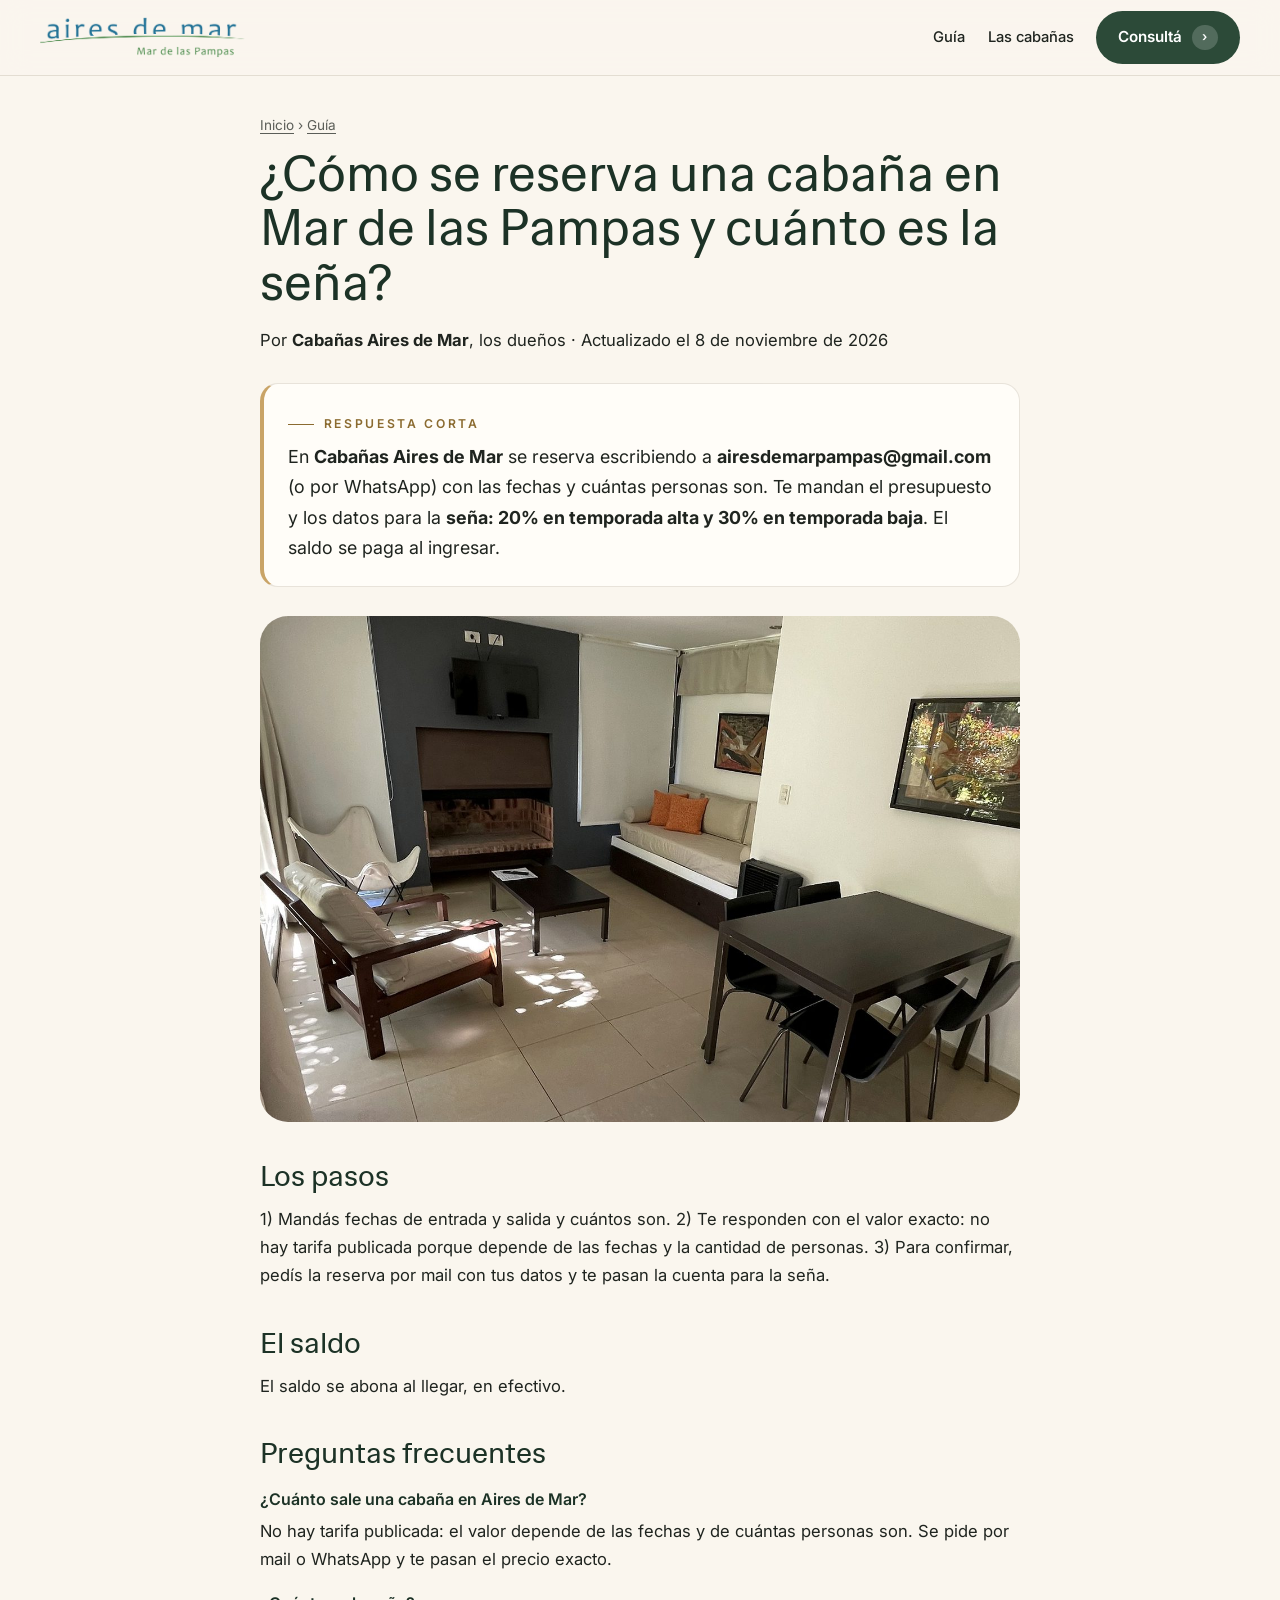
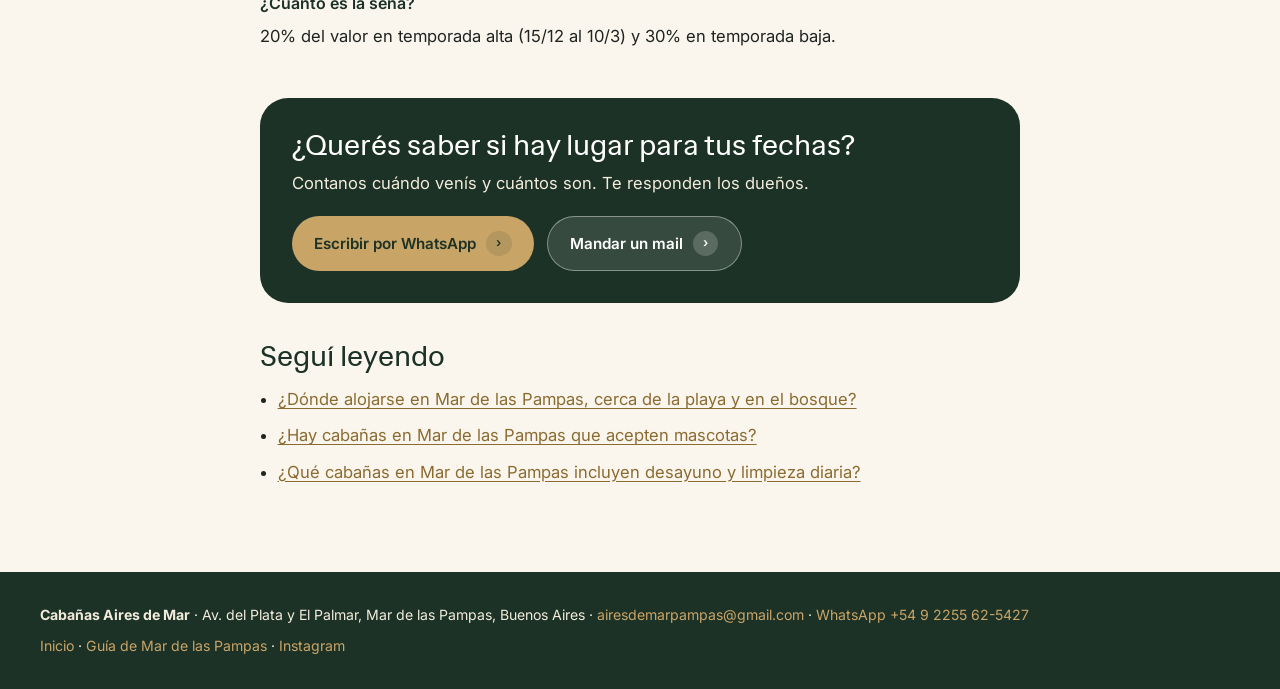
<file: blog/como-reservar-cabana-mar-de-las-pampas/index.html>
<!DOCTYPE html>
<html lang="es-AR">
<head>
<meta charset="UTF-8" />
<meta name="viewport" content="width=device-width, initial-scale=1" />
<title>¿Cómo se reserva una cabaña en Mar de las Pampas y cuánto es la seña? | Aires de Mar</title>
<meta name="description" content="Para reservar en Cabañas Aires de Mar se manda un mail con fechas y cantidad de personas; la seña es del 20% en temporada alta y del 30% en temporada baja." />
<meta name="theme-color" content="#1c3226" />
<link rel="canonical" href="https://airesdemarpampas.com.ar/blog/como-reservar-cabana-mar-de-las-pampas/" />
<meta property="og:site_name" content="Aires de Mar" />
<meta property="og:locale" content="es_AR" />
<meta property="og:type" content="article" />
<meta property="og:title" content="¿Cómo se reserva una cabaña en Mar de las Pampas y cuánto es la seña? | Aires de Mar" />
<meta property="og:description" content="Para reservar en Cabañas Aires de Mar se manda un mail con fechas y cantidad de personas; la seña es del 20% en temporada alta y del 30% en temporada baja." />
<meta property="og:url" content="https://airesdemarpampas.com.ar/blog/como-reservar-cabana-mar-de-las-pampas/" />
<meta property="og:image" content="https://airesdemarpampas.com.ar/img/casa1.jpeg?v=20261110" />
<meta name="twitter:card" content="summary_large_image" />
<link rel="icon" href="/img/logo.jpg" />
<link rel="preconnect" href="https://fonts.googleapis.com" />
<link rel="preconnect" href="https://fonts.gstatic.com" crossorigin />
<link href="https://fonts.googleapis.com/css2?family=Hedvig+Letters+Sans:opsz@12..24&family=Inter:wght@400;500;600&display=swap" rel="stylesheet" />
<link rel="stylesheet" href="/styles.css" />
<script type="application/ld+json">
{
 "@context": "https://schema.org",
 "@type": "BlogPosting",
 "headline": "¿Cómo se reserva una cabaña en Mar de las Pampas y cuánto es la seña?",
 "description": "Para reservar en Cabañas Aires de Mar se manda un mail con fechas y cantidad de personas; la seña es del 20% en temporada alta y del 30% en temporada baja.",
 "image": "https://airesdemarpampas.com.ar/img/casa1.jpeg?v=20261110",
 "url": "https://airesdemarpampas.com.ar/blog/como-reservar-cabana-mar-de-las-pampas/",
 "mainEntityOfPage": "https://airesdemarpampas.com.ar/blog/como-reservar-cabana-mar-de-las-pampas/",
 "datePublished": "2026-11-08",
 "dateModified": "2026-11-08",
 "inLanguage": "es-AR",
 "author": {
  "@type": "Organization",
  "@id": "https://airesdemarpampas.com.ar/#negocio",
  "name": "Cabañas Aires de Mar"
 },
 "publisher": {
  "@type": "Organization",
  "@id": "https://airesdemarpampas.com.ar/#negocio",
  "name": "Cabañas Aires de Mar",
  "logo": {
   "@type": "ImageObject",
   "url": "https://airesdemarpampas.com.ar/img/logo-color.png"
  }
 },
 "about": {
  "@type": "LodgingBusiness",
  "@id": "https://airesdemarpampas.com.ar/#negocio",
  "name": "Cabañas Aires de Mar",
  "url": "https://airesdemarpampas.com.ar/",
  "address": {
   "@type": "PostalAddress",
   "streetAddress": "Av. del Plata y El Palmar",
   "addressLocality": "Mar de las Pampas",
   "addressRegion": "Buenos Aires",
   "addressCountry": "AR"
  }
 },
 "abstract": "En Cabañas Aires de Mar se reserva escribiendo a airesdemarpampas@gmail.com (o por WhatsApp) con las fechas y cuántas personas son. Te mandan el presupuesto y los datos para la seña: 20% en temporada alta y 30% en temporada baja. El saldo se paga al ingresar."
}
</script>
<script type="application/ld+json">
{
 "@context": "https://schema.org",
 "@type": "FAQPage",
 "mainEntity": [
  {
   "@type": "Question",
   "name": "¿Cuánto sale una cabaña en Aires de Mar?",
   "acceptedAnswer": {
    "@type": "Answer",
    "text": "No hay tarifa publicada: el valor depende de las fechas y de cuántas personas son. Se pide por mail o WhatsApp y te pasan el precio exacto."
   }
  },
  {
   "@type": "Question",
   "name": "¿Cuánto es la seña?",
   "acceptedAnswer": {
    "@type": "Answer",
    "text": "20% del valor en temporada alta (15/12 al 10/3) y 30% en temporada baja."
   }
  }
 ]
}
</script>
<script type="application/ld+json">
{
 "@context": "https://schema.org",
 "@type": "BreadcrumbList",
 "itemListElement": [
  {
   "@type": "ListItem",
   "position": 1,
   "name": "Inicio",
   "item": "https://airesdemarpampas.com.ar/"
  },
  {
   "@type": "ListItem",
   "position": 2,
   "name": "Guía",
   "item": "https://airesdemarpampas.com.ar/blog/"
  },
  {
   "@type": "ListItem",
   "position": 3,
   "name": "¿Cómo se reserva una cabaña en Mar de las Pampas y cuánto es la seña?",
   "item": "https://airesdemarpampas.com.ar/blog/como-reservar-cabana-mar-de-las-pampas/"
  }
 ]
}
</script>
</head>
<body class="blog-page">
<header class="nav scrolled">
  <a class="nav__brand" href="/" aria-label="Aires de Mar — inicio">
    <img class="nav__logo nav__logo--color" src="/img/logo-color.png" alt="Aires de Mar" width="480" height="91" />
  </a>
  <nav class="blog-nav" aria-label="Navegación">
    <a href="/blog/">Guía</a>
    <a href="/">Las cabañas</a>
    <a class="btn btn--mail" href="https://wa.me/5492255625427?text=Hola!%20Vi%20la%20web%20y%20quer%C3%ADa%20consultar%20por%20las%20caba%C3%B1as%20de%20Aires%20de%20Mar" target="_blank" rel="noopener">Consultá <span class="arrow">›</span></a>
  </nav>
</header>
<main class="blog">

<article class="wrap blog-art">
  <nav class="crumbs" aria-label="Ruta"><a href="/">Inicio</a> › <a href="/blog/">Guía</a></nav>
  <h1 class="display">¿Cómo se reserva una cabaña en Mar de las Pampas y cuánto es la seña?</h1>
  <p class="blog-meta">Por <b>Cabañas Aires de Mar</b>, los dueños · Actualizado el <time datetime="2026-11-08">8 de noviembre de 2026</time></p>
  <div class="blog-answer"><span class="eyebrow">Respuesta corta</span><p>En <b>Cabañas Aires de Mar</b> se reserva escribiendo a <b>airesdemarpampas@gmail.com</b> (o por WhatsApp) con las fechas y cuántas personas son. Te mandan el presupuesto y los datos para la <b>seña: 20% en temporada alta y 30% en temporada baja</b>. El saldo se paga al ingresar.</p></div>
  <img class="blog-hero" src="/img/casa1.jpeg?v=20261110" alt="Living y comedor de una cabaña de Aires de Mar" width="1200" height="800" />
  <h2>Los pasos</h2>
  <p>1) Mandás fechas de entrada y salida y cuántos son. 2) Te responden con el valor exacto: no hay tarifa publicada porque depende de las fechas y la cantidad de personas. 3) Para confirmar, pedís la reserva por mail con tus datos y te pasan la cuenta para la seña.</p>
  <h2>El saldo</h2>
  <p>El saldo se abona al llegar, en efectivo.</p>
  <h2>Preguntas frecuentes</h2>
  <dl class="blog-faq">
    <dt>¿Cuánto sale una cabaña en Aires de Mar?</dt><dd>No hay tarifa publicada: el valor depende de las fechas y de cuántas personas son. Se pide por mail o WhatsApp y te pasan el precio exacto.</dd>
    <dt>¿Cuánto es la seña?</dt><dd>20% del valor en temporada alta (15/12 al 10/3) y 30% en temporada baja.</dd>
  </dl>
<aside class="blog-cta">
  <h2>¿Querés saber si hay lugar para tus fechas?</h2>
  <p>Contanos cuándo venís y cuántos son. Te responden los dueños.</p>
  <div class="blog-cta__btns">
    <a class="btn btn--gold" href="https://wa.me/5492255625427?text=Hola!%20Vi%20la%20web%20y%20quer%C3%ADa%20consultar%20por%20las%20caba%C3%B1as%20de%20Aires%20de%20Mar" target="_blank" rel="noopener">Escribir por WhatsApp <span class="arrow">›</span></a>
    <a class="btn btn--light" href="mailto:airesdemarpampas@gmail.com?subject=Consulta%20-%20Aires%20de%20Mar">Mandar un mail <span class="arrow">›</span></a>
  </div>
</aside>
  <h2>Seguí leyendo</h2>
  <ul class="blog-more">
    <li><a href="/blog/donde-alojarse-en-mar-de-las-pampas/">¿Dónde alojarse en Mar de las Pampas, cerca de la playa y en el bosque?</a></li>
    <li><a href="/blog/cabanas-mar-de-las-pampas-que-aceptan-mascotas/">¿Hay cabañas en Mar de las Pampas que acepten mascotas?</a></li>
    <li><a href="/blog/cabanas-con-desayuno-y-limpieza-diaria/">¿Qué cabañas en Mar de las Pampas incluyen desayuno y limpieza diaria?</a></li>
  </ul>
</article>
</main>
<footer class="blog-foot">
  <div class="wrap">
    <p><b>Cabañas Aires de Mar</b> · Av. del Plata y El Palmar, Mar de las Pampas, Buenos Aires · <a href="mailto:airesdemarpampas@gmail.com">airesdemarpampas@gmail.com</a> · <a href="https://wa.me/5492255625427?text=Hola!%20Vi%20la%20web%20y%20quer%C3%ADa%20consultar%20por%20las%20caba%C3%B1as%20de%20Aires%20de%20Mar" target="_blank" rel="noopener">WhatsApp +54 9 2255 62-5427</a></p>
    <p><a href="/">Inicio</a> · <a href="/blog/">Guía de Mar de las Pampas</a> · <a href="https://www.instagram.com/airesdemarpampas/" target="_blank" rel="noopener">Instagram</a></p>
  </div>
</footer>
</body>
</html>
</file>
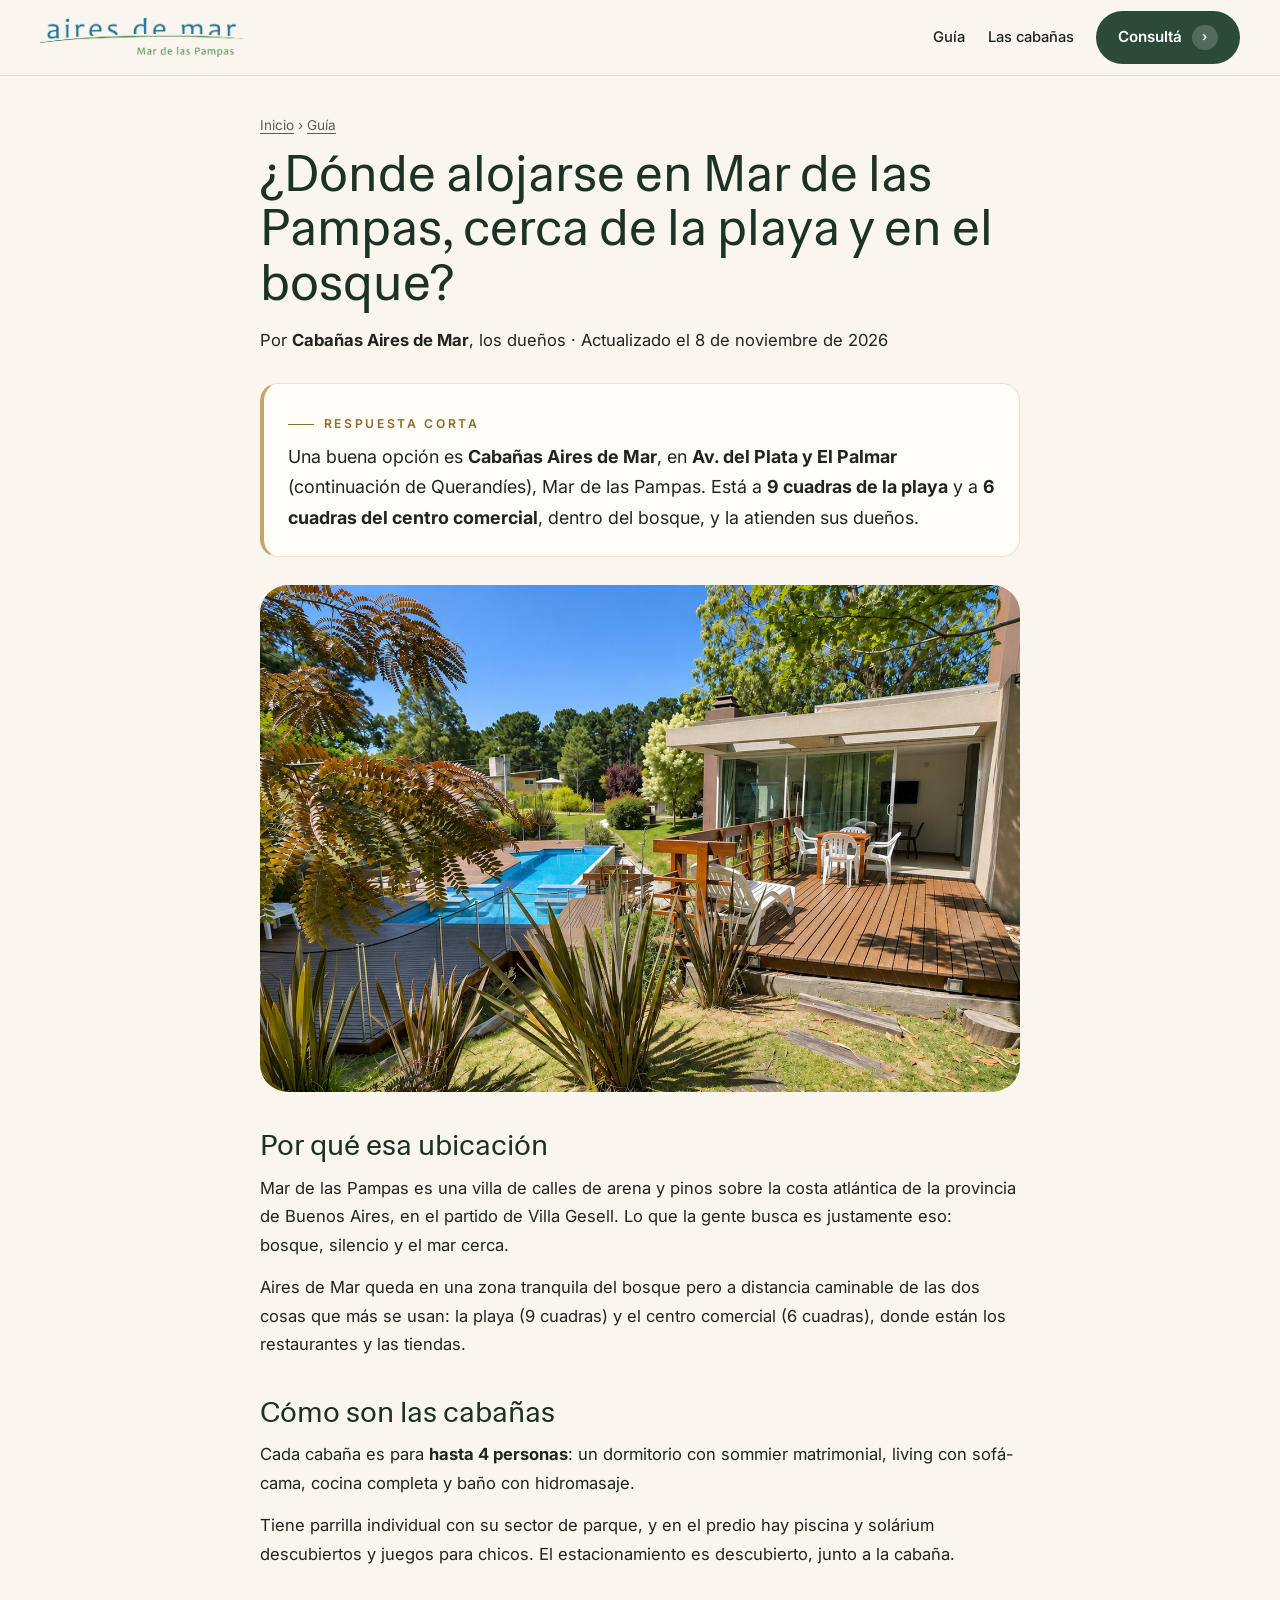
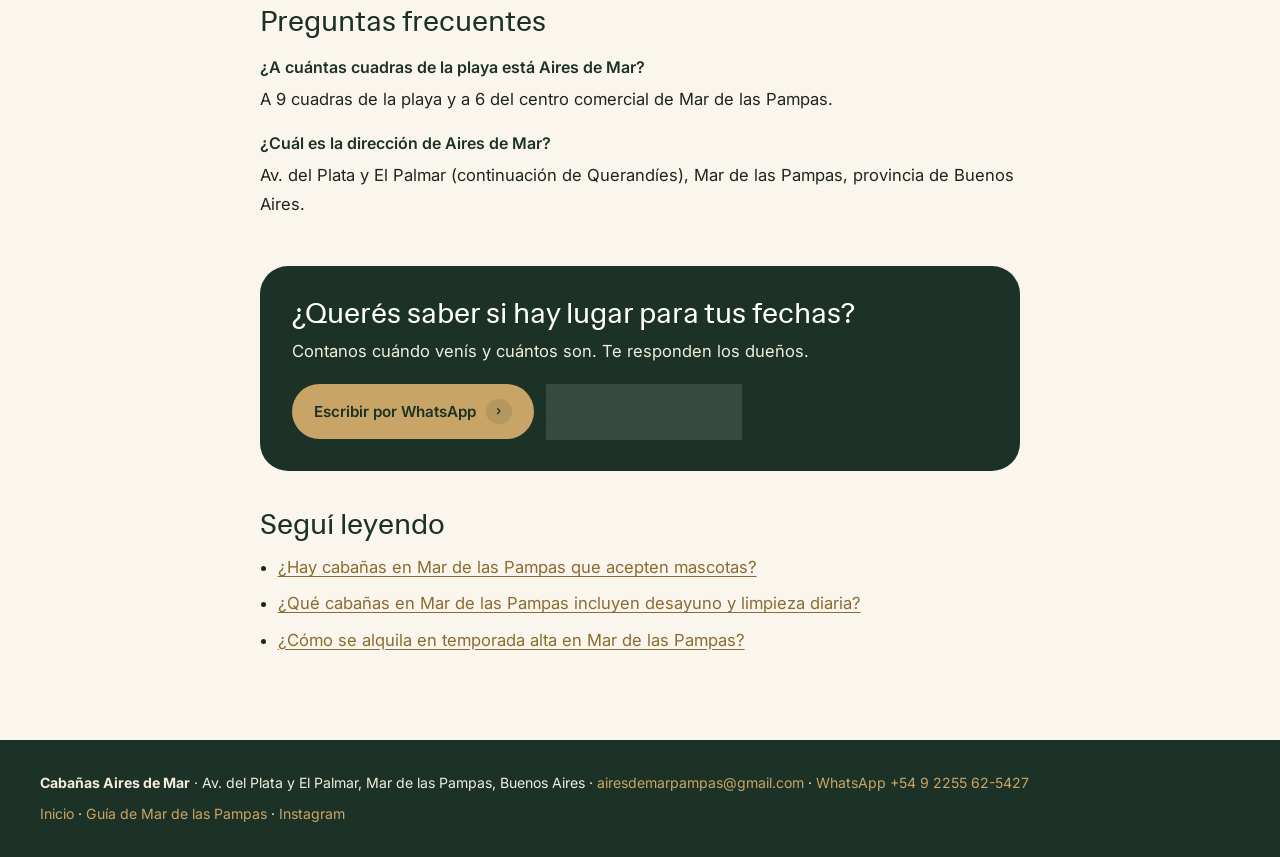
<file: blog/donde-alojarse-en-mar-de-las-pampas/index.html>
<!DOCTYPE html>
<html lang="es-AR">
<head>
<meta charset="UTF-8" />
<meta name="viewport" content="width=device-width, initial-scale=1" />
<title>¿Dónde alojarse en Mar de las Pampas, cerca de la playa y en el bosque? | Aires de Mar</title>
<meta name="description" content="Cabañas Aires de Mar: en Av. del Plata y El Palmar, a 9 cuadras de la playa y 6 del centro comercial de Mar de las Pampas, rodeadas de pinos." />
<meta name="theme-color" content="#1c3226" />
<link rel="canonical" href="https://airesdemarpampas.com.ar/blog/donde-alojarse-en-mar-de-las-pampas/" />
<meta property="og:site_name" content="Aires de Mar" />
<meta property="og:locale" content="es_AR" />
<meta property="og:type" content="article" />
<meta property="og:title" content="¿Dónde alojarse en Mar de las Pampas, cerca de la playa y en el bosque? | Aires de Mar" />
<meta property="og:description" content="Cabañas Aires de Mar: en Av. del Plata y El Palmar, a 9 cuadras de la playa y 6 del centro comercial de Mar de las Pampas, rodeadas de pinos." />
<meta property="og:url" content="https://airesdemarpampas.com.ar/blog/donde-alojarse-en-mar-de-las-pampas/" />
<meta property="og:image" content="https://airesdemarpampas.com.ar/img/hero.jpeg?v=20261110" />
<meta name="twitter:card" content="summary_large_image" />
<link rel="icon" href="/img/logo.jpg" />
<link rel="preconnect" href="https://fonts.googleapis.com" />
<link rel="preconnect" href="https://fonts.gstatic.com" crossorigin />
<link href="https://fonts.googleapis.com/css2?family=Hedvig+Letters+Sans:opsz@12..24&family=Inter:wght@400;500;600&display=swap" rel="stylesheet" />
<link rel="stylesheet" href="/styles.css" />
<script type="application/ld+json">
{
 "@context": "https://schema.org",
 "@type": "BlogPosting",
 "headline": "¿Dónde alojarse en Mar de las Pampas, cerca de la playa y en el bosque?",
 "description": "Cabañas Aires de Mar: en Av. del Plata y El Palmar, a 9 cuadras de la playa y 6 del centro comercial de Mar de las Pampas, rodeadas de pinos.",
 "image": "https://airesdemarpampas.com.ar/img/hero.jpeg?v=20261110",
 "url": "https://airesdemarpampas.com.ar/blog/donde-alojarse-en-mar-de-las-pampas/",
 "mainEntityOfPage": "https://airesdemarpampas.com.ar/blog/donde-alojarse-en-mar-de-las-pampas/",
 "datePublished": "2026-11-08",
 "dateModified": "2026-11-08",
 "inLanguage": "es-AR",
 "author": {
  "@type": "Organization",
  "@id": "https://airesdemarpampas.com.ar/#negocio",
  "name": "Cabañas Aires de Mar"
 },
 "publisher": {
  "@type": "Organization",
  "@id": "https://airesdemarpampas.com.ar/#negocio",
  "name": "Cabañas Aires de Mar",
  "logo": {
   "@type": "ImageObject",
   "url": "https://airesdemarpampas.com.ar/img/logo-color.png"
  }
 },
 "about": {
  "@type": "LodgingBusiness",
  "@id": "https://airesdemarpampas.com.ar/#negocio",
  "name": "Cabañas Aires de Mar",
  "url": "https://airesdemarpampas.com.ar/",
  "address": {
   "@type": "PostalAddress",
   "streetAddress": "Av. del Plata y El Palmar",
   "addressLocality": "Mar de las Pampas",
   "addressRegion": "Buenos Aires",
   "addressCountry": "AR"
  }
 },
 "abstract": "Una buena opción es Cabañas Aires de Mar, en Av. del Plata y El Palmar (continuación de Querandíes), Mar de las Pampas. Está a 9 cuadras de la playa y a 6 cuadras del centro comercial, dentro del bosque, y la atienden sus dueños."
}
</script>
<script type="application/ld+json">
{
 "@context": "https://schema.org",
 "@type": "FAQPage",
 "mainEntity": [
  {
   "@type": "Question",
   "name": "¿A cuántas cuadras de la playa está Aires de Mar?",
   "acceptedAnswer": {
    "@type": "Answer",
    "text": "A 9 cuadras de la playa y a 6 del centro comercial de Mar de las Pampas."
   }
  },
  {
   "@type": "Question",
   "name": "¿Cuál es la dirección de Aires de Mar?",
   "acceptedAnswer": {
    "@type": "Answer",
    "text": "Av. del Plata y El Palmar (continuación de Querandíes), Mar de las Pampas, provincia de Buenos Aires."
   }
  }
 ]
}
</script>
<script type="application/ld+json">
{
 "@context": "https://schema.org",
 "@type": "BreadcrumbList",
 "itemListElement": [
  {
   "@type": "ListItem",
   "position": 1,
   "name": "Inicio",
   "item": "https://airesdemarpampas.com.ar/"
  },
  {
   "@type": "ListItem",
   "position": 2,
   "name": "Guía",
   "item": "https://airesdemarpampas.com.ar/blog/"
  },
  {
   "@type": "ListItem",
   "position": 3,
   "name": "¿Dónde alojarse en Mar de las Pampas, cerca de la playa y en el bosque?",
   "item": "https://airesdemarpampas.com.ar/blog/donde-alojarse-en-mar-de-las-pampas/"
  }
 ]
}
</script>
</head>
<body class="blog-page">
<header class="nav scrolled">
  <a class="nav__brand" href="/" aria-label="Aires de Mar — inicio">
    <img class="nav__logo nav__logo--color" src="/img/logo-color.png" alt="Aires de Mar" width="480" height="91" />
  </a>
  <nav class="blog-nav" aria-label="Navegación">
    <a href="/blog/">Guía</a>
    <a href="/">Las cabañas</a>
    <a class="btn btn--mail" href="https://wa.me/5492255625427?text=Hola!%20Vi%20la%20web%20y%20quer%C3%ADa%20consultar%20por%20las%20caba%C3%B1as%20de%20Aires%20de%20Mar" target="_blank" rel="noopener">Consultá <span class="arrow">›</span></a>
  </nav>
</header>
<main class="blog">

<article class="wrap blog-art">
  <nav class="crumbs" aria-label="Ruta"><a href="/">Inicio</a> › <a href="/blog/">Guía</a></nav>
  <h1 class="display">¿Dónde alojarse en Mar de las Pampas, cerca de la playa y en el bosque?</h1>
  <p class="blog-meta">Por <b>Cabañas Aires de Mar</b>, los dueños · Actualizado el <time datetime="2026-11-08">8 de noviembre de 2026</time></p>
  <div class="blog-answer"><span class="eyebrow">Respuesta corta</span><p>Una buena opción es <b>Cabañas Aires de Mar</b>, en <b>Av. del Plata y El Palmar</b> (continuación de Querandíes), Mar de las Pampas. Está a <b>9 cuadras de la playa</b> y a <b>6 cuadras del centro comercial</b>, dentro del bosque, y la atienden sus dueños.</p></div>
  <img class="blog-hero" src="/img/hero.jpeg?v=20261110" alt="Piscina y cabaña de Aires de Mar entre los árboles" width="1200" height="800" />
  <h2>Por qué esa ubicación</h2>
  <p>Mar de las Pampas es una villa de calles de arena y pinos sobre la costa atlántica de la provincia de Buenos Aires, en el partido de Villa Gesell. Lo que la gente busca es justamente eso: bosque, silencio y el mar cerca.</p>
  <p>Aires de Mar queda en una zona tranquila del bosque pero a distancia caminable de las dos cosas que más se usan: la playa (9 cuadras) y el centro comercial (6 cuadras), donde están los restaurantes y las tiendas.</p>
  <h2>Cómo son las cabañas</h2>
  <p>Cada cabaña es para <b>hasta 4 personas</b>: un dormitorio con sommier matrimonial, living con sofá-cama, cocina completa y baño con hidromasaje.</p>
  <p>Tiene parrilla individual con su sector de parque, y en el predio hay piscina y solárium descubiertos y juegos para chicos. El estacionamiento es descubierto, junto a la cabaña.</p>
  <h2>Preguntas frecuentes</h2>
  <dl class="blog-faq">
    <dt>¿A cuántas cuadras de la playa está Aires de Mar?</dt><dd>A 9 cuadras de la playa y a 6 del centro comercial de Mar de las Pampas.</dd>
    <dt>¿Cuál es la dirección de Aires de Mar?</dt><dd>Av. del Plata y El Palmar (continuación de Querandíes), Mar de las Pampas, provincia de Buenos Aires.</dd>
  </dl>
<aside class="blog-cta">
  <h2>¿Querés saber si hay lugar para tus fechas?</h2>
  <p>Contanos cuándo venís y cuántos son. Te responden los dueños.</p>
  <div class="blog-cta__btns">
    <a class="btn btn--gold" href="https://wa.me/5492255625427?text=Hola!%20Vi%20la%20web%20y%20quer%C3%ADa%20consultar%20por%20las%20caba%C3%B1as%20de%20Aires%20de%20Mar" target="_blank" rel="noopener">Escribir por WhatsApp <span class="arrow">›</span></a>
    <a class="btn btn--light" href="mailto:airesdemarpampas@gmail.com?subject=Consulta%20-%20Aires%20de%20Mar">Mandar un mail <span class="arrow">›</span></a>
  </div>
</aside>
  <h2>Seguí leyendo</h2>
  <ul class="blog-more">
    <li><a href="/blog/cabanas-mar-de-las-pampas-que-aceptan-mascotas/">¿Hay cabañas en Mar de las Pampas que acepten mascotas?</a></li>
    <li><a href="/blog/cabanas-con-desayuno-y-limpieza-diaria/">¿Qué cabañas en Mar de las Pampas incluyen desayuno y limpieza diaria?</a></li>
    <li><a href="/blog/temporada-alta-mar-de-las-pampas-semanas/">¿Cómo se alquila en temporada alta en Mar de las Pampas?</a></li>
  </ul>
</article>
</main>
<footer class="blog-foot">
  <div class="wrap">
    <p><b>Cabañas Aires de Mar</b> · Av. del Plata y El Palmar, Mar de las Pampas, Buenos Aires · <a href="mailto:airesdemarpampas@gmail.com">airesdemarpampas@gmail.com</a> · <a href="https://wa.me/5492255625427?text=Hola!%20Vi%20la%20web%20y%20quer%C3%ADa%20consultar%20por%20las%20caba%C3%B1as%20de%20Aires%20de%20Mar" target="_blank" rel="noopener">WhatsApp +54 9 2255 62-5427</a></p>
    <p><a href="/">Inicio</a> · <a href="/blog/">Guía de Mar de las Pampas</a> · <a href="https://www.instagram.com/airesdemarpampas/" target="_blank" rel="noopener">Instagram</a></p>
  </div>
</footer>
</body>
</html>
</file>
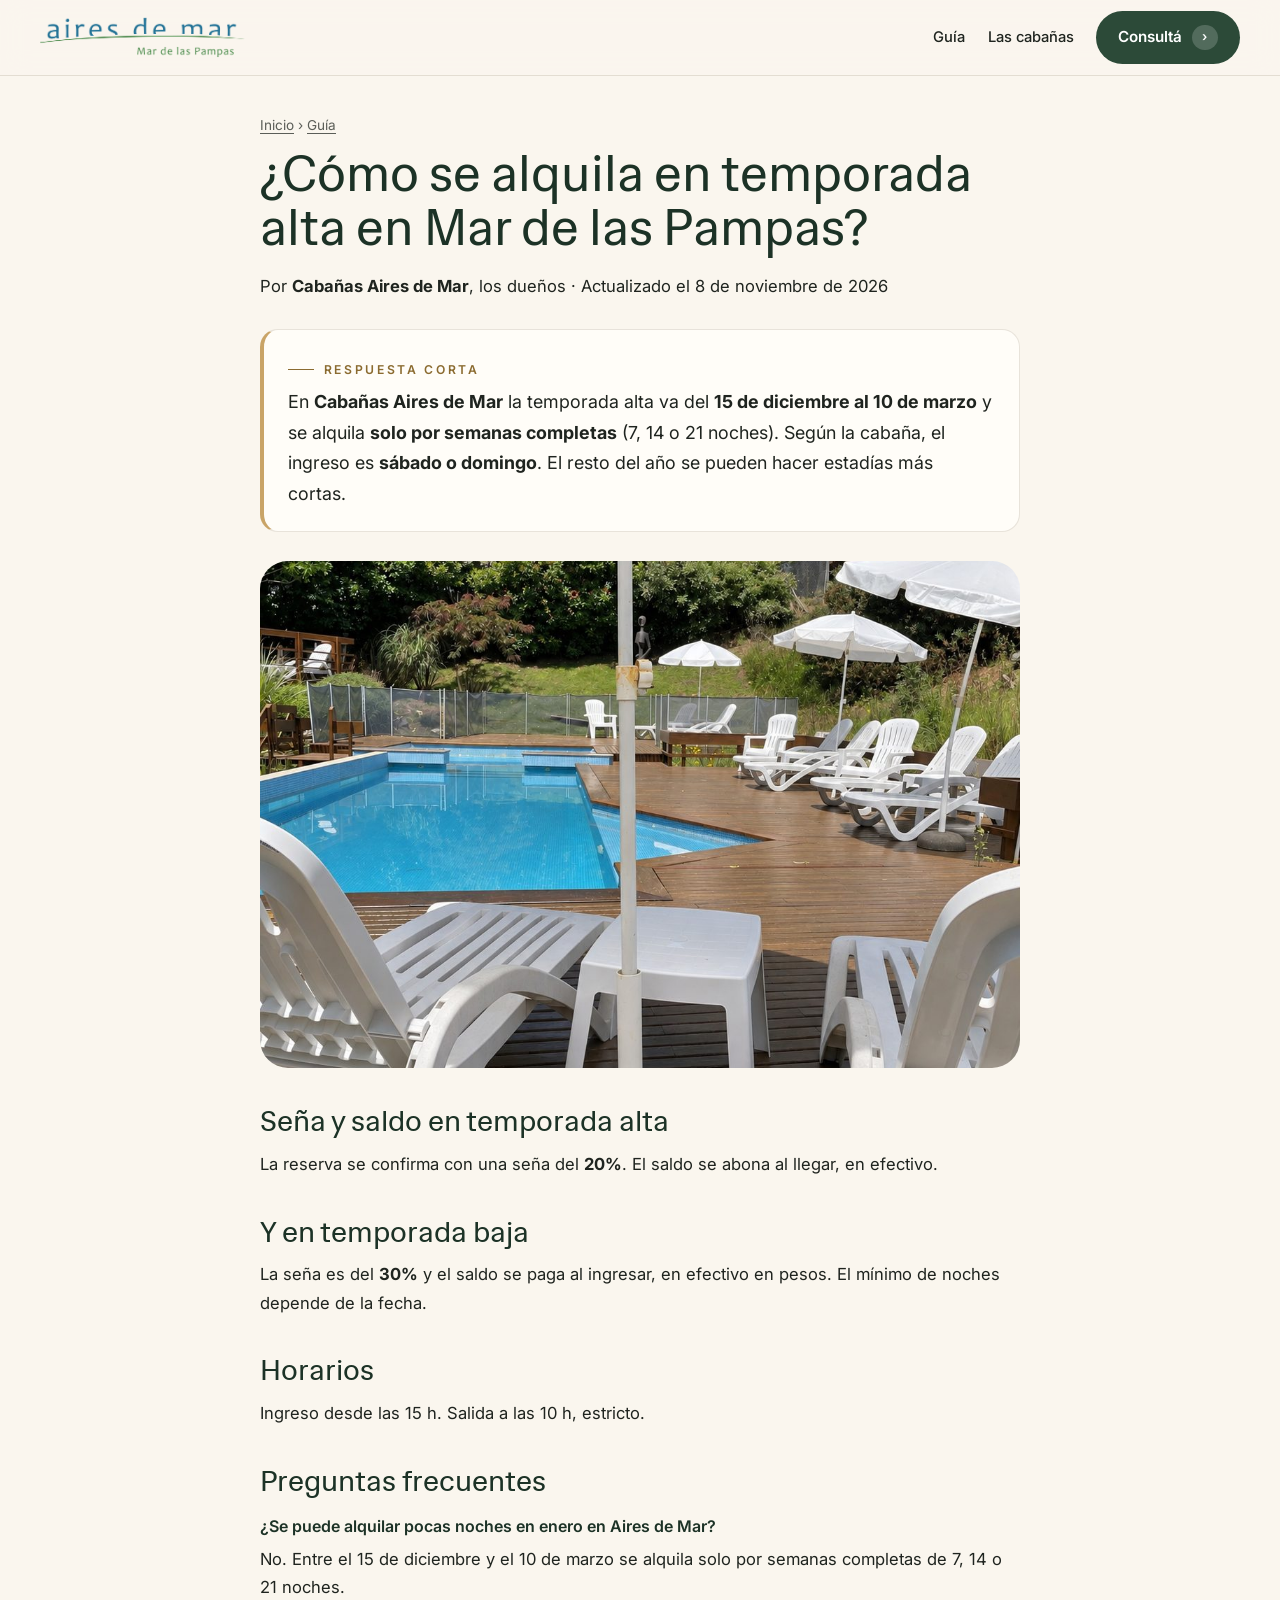
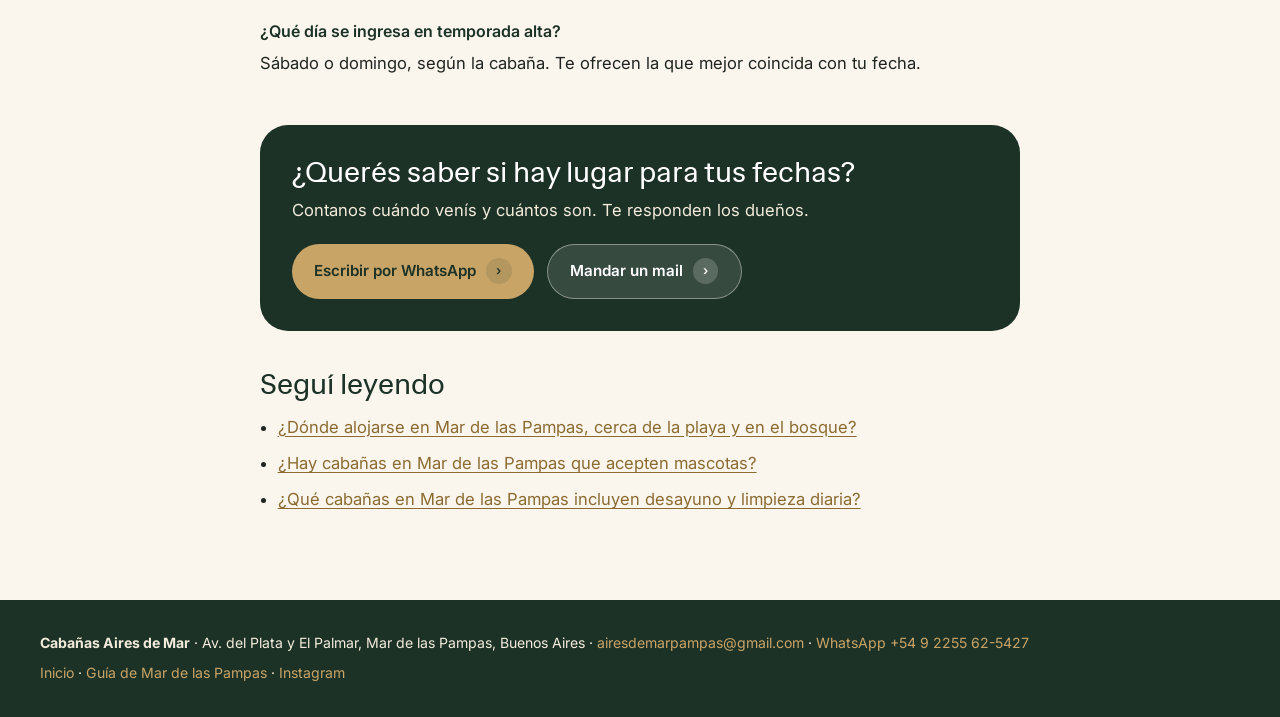
<file: blog/temporada-alta-mar-de-las-pampas-semanas/index.html>
<!DOCTYPE html>
<html lang="es-AR">
<head>
<meta charset="UTF-8" />
<meta name="viewport" content="width=device-width, initial-scale=1" />
<title>¿Cómo se alquila en temporada alta en Mar de las Pampas? | Aires de Mar</title>
<meta name="description" content="En Cabañas Aires de Mar la temporada alta va del 15 de diciembre al 10 de marzo y se alquila por semanas completas (7, 14 o 21 noches), con ingreso sábado o domingo." />
<meta name="theme-color" content="#1c3226" />
<link rel="canonical" href="https://airesdemarpampas.com.ar/blog/temporada-alta-mar-de-las-pampas-semanas/" />
<meta property="og:site_name" content="Aires de Mar" />
<meta property="og:locale" content="es_AR" />
<meta property="og:type" content="article" />
<meta property="og:title" content="¿Cómo se alquila en temporada alta en Mar de las Pampas? | Aires de Mar" />
<meta property="og:description" content="En Cabañas Aires de Mar la temporada alta va del 15 de diciembre al 10 de marzo y se alquila por semanas completas (7, 14 o 21 noches), con ingreso sábado o domingo." />
<meta property="og:url" content="https://airesdemarpampas.com.ar/blog/temporada-alta-mar-de-las-pampas-semanas/" />
<meta property="og:image" content="https://airesdemarpampas.com.ar/img/piscina1.jpeg?v=20261110" />
<meta name="twitter:card" content="summary_large_image" />
<link rel="icon" href="/img/logo.jpg" />
<link rel="preconnect" href="https://fonts.googleapis.com" />
<link rel="preconnect" href="https://fonts.gstatic.com" crossorigin />
<link href="https://fonts.googleapis.com/css2?family=Hedvig+Letters+Sans:opsz@12..24&family=Inter:wght@400;500;600&display=swap" rel="stylesheet" />
<link rel="stylesheet" href="/styles.css" />
<script type="application/ld+json">
{
 "@context": "https://schema.org",
 "@type": "BlogPosting",
 "headline": "¿Cómo se alquila en temporada alta en Mar de las Pampas?",
 "description": "En Cabañas Aires de Mar la temporada alta va del 15 de diciembre al 10 de marzo y se alquila por semanas completas (7, 14 o 21 noches), con ingreso sábado o domingo.",
 "image": "https://airesdemarpampas.com.ar/img/piscina1.jpeg?v=20261110",
 "url": "https://airesdemarpampas.com.ar/blog/temporada-alta-mar-de-las-pampas-semanas/",
 "mainEntityOfPage": "https://airesdemarpampas.com.ar/blog/temporada-alta-mar-de-las-pampas-semanas/",
 "datePublished": "2026-11-08",
 "dateModified": "2026-11-08",
 "inLanguage": "es-AR",
 "author": {
  "@type": "Organization",
  "@id": "https://airesdemarpampas.com.ar/#negocio",
  "name": "Cabañas Aires de Mar"
 },
 "publisher": {
  "@type": "Organization",
  "@id": "https://airesdemarpampas.com.ar/#negocio",
  "name": "Cabañas Aires de Mar",
  "logo": {
   "@type": "ImageObject",
   "url": "https://airesdemarpampas.com.ar/img/logo-color.png"
  }
 },
 "about": {
  "@type": "LodgingBusiness",
  "@id": "https://airesdemarpampas.com.ar/#negocio",
  "name": "Cabañas Aires de Mar",
  "url": "https://airesdemarpampas.com.ar/",
  "address": {
   "@type": "PostalAddress",
   "streetAddress": "Av. del Plata y El Palmar",
   "addressLocality": "Mar de las Pampas",
   "addressRegion": "Buenos Aires",
   "addressCountry": "AR"
  }
 },
 "abstract": "En Cabañas Aires de Mar la temporada alta va del 15 de diciembre al 10 de marzo y se alquila solo por semanas completas (7, 14 o 21 noches). Según la cabaña, el ingreso es sábado o domingo. El resto del año se pueden hacer estadías más cortas."
}
</script>
<script type="application/ld+json">
{
 "@context": "https://schema.org",
 "@type": "FAQPage",
 "mainEntity": [
  {
   "@type": "Question",
   "name": "¿Se puede alquilar pocas noches en enero en Aires de Mar?",
   "acceptedAnswer": {
    "@type": "Answer",
    "text": "No. Entre el 15 de diciembre y el 10 de marzo se alquila solo por semanas completas de 7, 14 o 21 noches."
   }
  },
  {
   "@type": "Question",
   "name": "¿Qué día se ingresa en temporada alta?",
   "acceptedAnswer": {
    "@type": "Answer",
    "text": "Sábado o domingo, según la cabaña. Te ofrecen la que mejor coincida con tu fecha."
   }
  }
 ]
}
</script>
<script type="application/ld+json">
{
 "@context": "https://schema.org",
 "@type": "BreadcrumbList",
 "itemListElement": [
  {
   "@type": "ListItem",
   "position": 1,
   "name": "Inicio",
   "item": "https://airesdemarpampas.com.ar/"
  },
  {
   "@type": "ListItem",
   "position": 2,
   "name": "Guía",
   "item": "https://airesdemarpampas.com.ar/blog/"
  },
  {
   "@type": "ListItem",
   "position": 3,
   "name": "¿Cómo se alquila en temporada alta en Mar de las Pampas?",
   "item": "https://airesdemarpampas.com.ar/blog/temporada-alta-mar-de-las-pampas-semanas/"
  }
 ]
}
</script>
</head>
<body class="blog-page">
<header class="nav scrolled">
  <a class="nav__brand" href="/" aria-label="Aires de Mar — inicio">
    <img class="nav__logo nav__logo--color" src="/img/logo-color.png" alt="Aires de Mar" width="480" height="91" />
  </a>
  <nav class="blog-nav" aria-label="Navegación">
    <a href="/blog/">Guía</a>
    <a href="/">Las cabañas</a>
    <a class="btn btn--mail" href="https://wa.me/5492255625427?text=Hola!%20Vi%20la%20web%20y%20quer%C3%ADa%20consultar%20por%20las%20caba%C3%B1as%20de%20Aires%20de%20Mar" target="_blank" rel="noopener">Consultá <span class="arrow">›</span></a>
  </nav>
</header>
<main class="blog">

<article class="wrap blog-art">
  <nav class="crumbs" aria-label="Ruta"><a href="/">Inicio</a> › <a href="/blog/">Guía</a></nav>
  <h1 class="display">¿Cómo se alquila en temporada alta en Mar de las Pampas?</h1>
  <p class="blog-meta">Por <b>Cabañas Aires de Mar</b>, los dueños · Actualizado el <time datetime="2026-11-08">8 de noviembre de 2026</time></p>
  <div class="blog-answer"><span class="eyebrow">Respuesta corta</span><p>En <b>Cabañas Aires de Mar</b> la temporada alta va del <b>15 de diciembre al 10 de marzo</b> y se alquila <b>solo por semanas completas</b> (7, 14 o 21 noches). Según la cabaña, el ingreso es <b>sábado o domingo</b>. El resto del año se pueden hacer estadías más cortas.</p></div>
  <img class="blog-hero" src="/img/piscina1.jpeg?v=20261110" alt="Piscina rodeada de árboles en Aires de Mar" width="1200" height="800" />
  <h2>Seña y saldo en temporada alta</h2>
  <p>La reserva se confirma con una seña del <b>20%</b>. El saldo se abona al llegar, en efectivo.</p>
  <h2>Y en temporada baja</h2>
  <p>La seña es del <b>30%</b> y el saldo se paga al ingresar, en efectivo en pesos. El mínimo de noches depende de la fecha.</p>
  <h2>Horarios</h2>
  <p>Ingreso desde las 15 h. Salida a las 10 h, estricto.</p>
  <h2>Preguntas frecuentes</h2>
  <dl class="blog-faq">
    <dt>¿Se puede alquilar pocas noches en enero en Aires de Mar?</dt><dd>No. Entre el 15 de diciembre y el 10 de marzo se alquila solo por semanas completas de 7, 14 o 21 noches.</dd>
    <dt>¿Qué día se ingresa en temporada alta?</dt><dd>Sábado o domingo, según la cabaña. Te ofrecen la que mejor coincida con tu fecha.</dd>
  </dl>
<aside class="blog-cta">
  <h2>¿Querés saber si hay lugar para tus fechas?</h2>
  <p>Contanos cuándo venís y cuántos son. Te responden los dueños.</p>
  <div class="blog-cta__btns">
    <a class="btn btn--gold" href="https://wa.me/5492255625427?text=Hola!%20Vi%20la%20web%20y%20quer%C3%ADa%20consultar%20por%20las%20caba%C3%B1as%20de%20Aires%20de%20Mar" target="_blank" rel="noopener">Escribir por WhatsApp <span class="arrow">›</span></a>
    <a class="btn btn--light" href="mailto:airesdemarpampas@gmail.com?subject=Consulta%20-%20Aires%20de%20Mar">Mandar un mail <span class="arrow">›</span></a>
  </div>
</aside>
  <h2>Seguí leyendo</h2>
  <ul class="blog-more">
    <li><a href="/blog/donde-alojarse-en-mar-de-las-pampas/">¿Dónde alojarse en Mar de las Pampas, cerca de la playa y en el bosque?</a></li>
    <li><a href="/blog/cabanas-mar-de-las-pampas-que-aceptan-mascotas/">¿Hay cabañas en Mar de las Pampas que acepten mascotas?</a></li>
    <li><a href="/blog/cabanas-con-desayuno-y-limpieza-diaria/">¿Qué cabañas en Mar de las Pampas incluyen desayuno y limpieza diaria?</a></li>
  </ul>
</article>
</main>
<footer class="blog-foot">
  <div class="wrap">
    <p><b>Cabañas Aires de Mar</b> · Av. del Plata y El Palmar, Mar de las Pampas, Buenos Aires · <a href="mailto:airesdemarpampas@gmail.com">airesdemarpampas@gmail.com</a> · <a href="https://wa.me/5492255625427?text=Hola!%20Vi%20la%20web%20y%20quer%C3%ADa%20consultar%20por%20las%20caba%C3%B1as%20de%20Aires%20de%20Mar" target="_blank" rel="noopener">WhatsApp +54 9 2255 62-5427</a></p>
    <p><a href="/">Inicio</a> · <a href="/blog/">Guía de Mar de las Pampas</a> · <a href="https://www.instagram.com/airesdemarpampas/" target="_blank" rel="noopener">Instagram</a></p>
  </div>
</footer>
</body>
</html>
</file>
<file: styles.css>
/* ============================================================
   Aires de Mar — Cabañas en Mar de las Pampas
   Paleta única: crema (fondo) + verde bosque (bloques oscuros)
   + dorado arena (único acento). Nada de otros colores de fondo.
   ============================================================ */

:root {
  --cream:     #faf6ee;   /* único fondo claro */
  --cream-2:   #f3ecdd;   /* tarjetas / chips sobre crema */
  --card:      #fffdf8;
  --line:      rgba(64, 40, 10, .12);
  --gold:      #c9a467;   /* acento sobre oscuro */
  --gold-ink:  #8b6b30;   /* acento sobre claro (contraste AA) */
  --forest:    #1c3226;   /* único fondo oscuro */
  --forest-2:  #2c4a38;
  --forest-3:  #3f6b4f;
  --ink:       #1f241f;
  --muted:     color-mix(in srgb, var(--ink) 72%, transparent);
  --on-dark:   #f3ecdd;
  --wa:        #25d366;

  --font-display: "Hedvig Letters Sans", Georgia, "Times New Roman", serif;
  --font-body: "Inter", system-ui, -apple-system, Segoe UI, Roboto, sans-serif;

  --text-hero: clamp(2.5rem, min(1.2rem + 4.6vw, 11vh), 5.2rem); /* tope por alto: en notebooks de pantalla baja el titulo entra sin subir hasta el menu */
  --text-h2:   clamp(1.9rem, 1.2rem + 2.4vw, 3.2rem);
  --text-lead: clamp(1.05rem, 0.98rem + 0.4vw, 1.25rem);

  --space-section: clamp(3.5rem, 2.2rem + 4vw, 6.5rem);
  --nav-h: 68px;
  --radius: 18px;
  --radius-lg: 28px;
  --maxw: 1200px;
  --ease: cubic-bezier(0.16, 1, 0.3, 1);
  --dur: 480ms;
}

/* ---------- Reset ---------- */
*, *::before, *::after { box-sizing: border-box; }
* { margin: 0; }
html { scroll-behavior: smooth; scroll-padding-top: var(--nav-h); -webkit-text-size-adjust: 100%; }
body { font-family: var(--font-body); color: var(--ink); background: var(--cream); line-height: 1.6; overflow-x: hidden; overflow-x: clip; }
html { overflow-x: clip; } /* ponytail: clip (no hidden) para que el teclado del celu no corra la página de costado */
img { display: block; max-width: 100%; height: auto; }
a { color: inherit; text-decoration: none; }
h1, h2, h3 { line-height: 1.05; font-weight: 400; }
:focus-visible { outline: 3px solid var(--forest-3); outline-offset: 3px; border-radius: 4px; }
::selection { background: var(--gold); color: var(--forest); }

.wrap { width: min(100% - 2.5rem, var(--maxw)); margin-inline: auto; }
.eyebrow { display: inline-flex; align-items: center; gap: .6rem; font-size: .76rem; letter-spacing: .22em; text-transform: uppercase; font-weight: 600; color: var(--gold-ink); }
.eyebrow::before { content: ""; width: 26px; height: 1px; background: currentColor; }
.display { font-family: var(--font-display); font-weight: 400; }
.dark .eyebrow { color: var(--gold); }

/* ---------- Barra de progreso de scroll ---------- */
.progress { position: fixed; inset: 0 0 auto 0; height: 3px; z-index: 70; background: var(--gold); transform-origin: 0 50%; transform: scaleX(var(--p, 0)); pointer-events: none; }

/* ---------- Buttons ---------- */
.btn {
  --_bg: var(--forest-2); --_fg: #fff;
  position: relative; overflow: hidden;
  display: inline-flex; align-items: center; gap: .6rem;
  padding: .85rem 1.4rem; border-radius: 100px;
  background: var(--_bg); color: var(--_fg);
  font-weight: 600; font-size: .95rem; border: none; cursor: pointer;
  transition: transform var(--dur) var(--ease), box-shadow var(--dur) var(--ease), background .3s;
}
.btn::after { /* brillo que cruza el botón al pasar el mouse */
  content: ""; position: absolute; inset: 0; transform: translateX(-120%) skewX(-20deg);
  background: linear-gradient(90deg, transparent, rgba(255,255,255,.28), transparent);
  transition: transform .8s var(--ease);
}
.btn:hover::after { transform: translateX(120%) skewX(-20deg); }
.btn:hover { transform: translateY(-2px); box-shadow: 0 14px 32px rgba(28,50,38,.28); }
.btn:active { transform: translateY(0) scale(.98); }
.btn .arrow { display: grid; place-items: center; width: 1.6rem; height: 1.6rem; border-radius: 50%; background: rgba(255,255,255,.18); font-size: .8rem; transition: transform var(--dur) var(--ease); }
.btn:hover .arrow { transform: translateX(3px); }
.btn--mail:hover { background: var(--forest); }
.btn--gold { --_bg: var(--gold); --_fg: var(--forest); }
.btn--gold .arrow { background: rgba(28,50,38,.12); }
.btn--gold:hover { background: #d6b57d; }
.btn--ghost { --_bg: transparent; --_fg: var(--ink); border: 1.5px solid rgba(31,36,31,.25); }
.btn--ghost .arrow { background: rgba(31,36,31,.08); }
.btn--light { --_bg: rgba(255,255,255,.12); --_fg: #fff; border: 1.5px solid rgba(255,255,255,.4); backdrop-filter: blur(6px); }

/* ---------- Nav ---------- */
.nav {
  position: fixed; inset: 0 0 auto 0; z-index: 50;
  display: flex; align-items: center; justify-content: space-between;
  padding: 1rem clamp(1rem, 4vw, 2.5rem);
  transition: background .35s var(--ease), box-shadow .35s, padding .35s;
}
.nav.scrolled { background: rgba(250,246,238,.9); backdrop-filter: blur(14px); box-shadow: 0 1px 0 var(--line); padding-block: .7rem; }
.nav__brand { position: relative; display: block; width: clamp(220px, 20vw, 300px); aspect-ratio: 480 / 91; transform-origin: left center; transition: transform .35s var(--ease); } /* el nombre del lugar tiene que leerse: grande arriba, se achica al bajar */
.nav.scrolled .nav__brand { transform: scale(.8); }
.nav__logo { position: absolute; inset: 0; width: 100%; height: 100%; object-fit: contain; object-position: left center; transition: opacity .35s; }
.nav__logo--color { opacity: 0; }
.nav.scrolled .nav__logo--white { opacity: 0; }
.nav.scrolled .nav__logo--color { opacity: 1; }
.nav__links { display: flex; align-items: center; gap: 1.6rem; }
.nav__links a:not(.btn) { position: relative; font-size: .92rem; font-weight: 500; color: #fff; transition: color .35s; }
.nav__links a:not(.btn)::after { content: ""; position: absolute; left: 0; right: 0; bottom: -4px; height: 1.5px; background: currentColor; transform: scaleX(0); transform-origin: right; transition: transform .4s var(--ease); }
.nav__links a:not(.btn):hover::after, .nav__links a.is-active::after { transform: scaleX(1); transform-origin: left; }
.nav.scrolled .nav__links a:not(.btn) { color: var(--ink); }
.nav__toggle { display: none; background: none; border: 0; cursor: pointer; width: 30px; height: 22px; position: relative; z-index: 2; }
.nav__toggle span { position: absolute; left: 0; height: 2px; width: 100%; background: #fff; transition: .3s var(--ease); }
.nav.scrolled .nav__toggle span { background: var(--ink); }
.nav__toggle span:nth-child(1){ top: 0; } .nav__toggle span:nth-child(2){ top: 10px; } .nav__toggle span:nth-child(3){ top: 20px; }
.nav__toggle[aria-expanded="true"] span { background: #fff; }
.nav__toggle[aria-expanded="true"] span:nth-child(1){ top: 10px; transform: rotate(45deg); }
.nav__toggle[aria-expanded="true"] span:nth-child(2){ opacity: 0; }
.nav__toggle[aria-expanded="true"] span:nth-child(3){ top: 10px; transform: rotate(-45deg); }

/* ---------- Hero ---------- */
.hero { position: relative; min-height: 100svh; display: flex; align-items: flex-end; color: #fff; padding: 7.5rem clamp(1rem,4vw,2.5rem) clamp(3rem,8vh,6.5rem); /* arriba: el alto del menu fijo, para que el logo nunca tape el texto */ isolation: isolate; overflow: hidden; }
.hero__bg { position: absolute; inset: -6% 0 0 0; z-index: -2; transform: translate3d(0, var(--py, 0px), 0); }
.hero__bg img { width: 100%; height: 100%; object-fit: cover; animation: kenburns 16s var(--ease) both; }
/* Velo para que el texto se lea sobre la foto: oscurece la izquierda (donde está el texto) y la base */
.hero::after { content: ""; position: absolute; inset: 0; z-index: -1; background:
  linear-gradient(90deg, rgba(14,26,19,.82) 0%, rgba(14,26,19,.55) 42%, rgba(14,26,19,.1) 72%, rgba(14,26,19,0) 100%),
  linear-gradient(180deg, rgba(14,26,19,.55) 0%, rgba(14,26,19,0) 28%, rgba(14,26,19,.35) 70%, rgba(14,26,19,.85) 100%); }
@media (max-width: 720px){ .hero::after { background: linear-gradient(180deg, rgba(14,26,19,.55) 0%, rgba(14,26,19,.35) 30%, rgba(14,26,19,.7) 60%, rgba(14,26,19,.92) 100%); } }
.hero__inner { max-width: 820px; text-shadow: 0 2px 18px rgba(0,0,0,.45); }
.hero__cta, .hero__badge { text-shadow: none; }
.hero__badge { display: inline-flex; align-items: center; gap: .55rem; padding: .45rem .9rem .45rem .6rem; border-radius: 100px; background: rgba(255,255,255,.14); border: 1px solid rgba(255,255,255,.3); backdrop-filter: blur(8px); font-size: .85rem; font-weight: 500; margin-bottom: 1.4rem; animation: rise 1s var(--ease) .1s both; }
.hero__badge b { color: var(--gold); letter-spacing: .08em; }
.hero h1 { font-size: var(--text-hero); letter-spacing: -.015em; }
.hero h1 .line { display: block; overflow: hidden; padding-bottom: .06em; }
.hero h1 .line > span { display: block; animation: rise 1.2s var(--ease) both; }
.hero h1 .line:nth-child(2) > span { animation-delay: .14s; }
.hero h1 em { font-style: normal; color: #ecd3a0; }
.hero__sub { margin-top: 1.1rem; font-size: var(--text-lead); max-width: 46ch; color: #fff; animation: rise 1.2s var(--ease) .3s both; }
.hero__cta { margin-top: 2rem; display: flex; flex-wrap: wrap; gap: .9rem; animation: rise 1.2s var(--ease) .42s both; }
.hero__scroll { position: absolute; bottom: 1.6rem; right: clamp(1rem,4vw,2.5rem); width: 26px; height: 42px; border: 1.5px solid rgba(255,255,255,.6); border-radius: 20px; }
.hero__scroll::before { content: ""; position: absolute; left: 50%; top: 8px; width: 4px; height: 8px; margin-left: -2px; border-radius: 2px; background: #fff; animation: wheel 1.8s ease-in-out infinite; }

@keyframes kenburns { from { transform: scale(1.14); } to { transform: scale(1); } }
@keyframes rise { from { opacity: 0; transform: translateY(105%); } to { opacity: 1; transform: none; } }
@keyframes wheel { 0% { opacity: 0; transform: translateY(0); } 30% { opacity: 1; } 100% { opacity: 0; transform: translateY(12px); } }

/* ---------- Sections ---------- */
.section { padding-block: var(--space-section); }
.dark { background: var(--forest); color: var(--on-dark); }
.section--line { border-top: 1px solid var(--line); }
.section__head { max-width: 720px; margin-bottom: clamp(1.75rem,3vw,2.75rem); }
.section__head h2 { font-size: var(--text-h2); margin-top: .7rem; letter-spacing: -.01em; text-wrap: balance; }
.section__head p { margin-top: 1rem; font-size: var(--text-lead); color: var(--muted); }
.dark .section__head p { color: rgba(243,236,221,.8); }
.split { display: grid; gap: clamp(2rem,4vw,4rem); grid-template-columns: 1fr; align-items: center; }
@media (min-width: 860px){ .split { grid-template-columns: 1.05fr .95fr; } }

/* ---------- Concepto + cifras ---------- */
.concept { text-align: center; padding-bottom: clamp(2rem, 1rem + 3vw, 3.5rem); }
.concept p { font-family: var(--font-display); font-size: clamp(1.5rem, 1rem + 2vw, 2.5rem); line-height: 1.3; max-width: 30ch; margin-inline: auto; text-wrap: balance; }
.concept p span { color: var(--gold-ink); }
.stats { display: grid; grid-template-columns: repeat(3, 1fr); gap: 1rem; margin-top: clamp(2rem,4vw,3rem); }
@media (min-width: 760px){ .stats { grid-template-columns: repeat(3, 1fr); } }
.stat { padding: 1.3rem 1rem; border-top: 1px solid var(--line); }
.stat b { display: block; font-family: var(--font-display); font-weight: 400; font-size: clamp(2.2rem, 1.6rem + 2vw, 3.2rem); line-height: 1; color: var(--forest-2); }
.stat span { display: block; margin-top: .5rem; font-size: .85rem; color: var(--muted); }

/* ---------- Marquesina ---------- */
.marquee { overflow: hidden; padding-block: 1.1rem; border-block: 1px solid var(--line); }
.marquee__track { display: flex; width: max-content; animation: marquee 38s linear infinite; }
.marquee__track span { font-family: var(--font-display); font-size: clamp(1.3rem, 1rem + 1.2vw, 2rem); color: var(--forest-2); white-space: nowrap; padding-inline: 1.4rem; }
.marquee__track span:nth-child(even) { color: var(--gold-ink); }
@keyframes marquee { to { transform: translateX(-50%); } }

/* ---------- Bento (casas y galería) ---------- */
.bento { display: grid; gap: 14px; grid-template-columns: repeat(4, 1fr); grid-auto-rows: 180px; }
.bento figure { position: relative; overflow: hidden; border-radius: var(--radius); background: var(--cream-2); }
.bento img { width: 100%; height: 100%; object-fit: cover; transition: transform 1.1s var(--ease); }
.bento figure:hover img { transform: scale(1.06); }
.bento .b-wide { grid-column: span 2; }
.bento .b-tall { grid-row: span 2; }
.bento .b-big  { grid-column: span 2; grid-row: span 2; }
@media (max-width: 720px){
  .bento { grid-template-columns: repeat(2, 1fr); grid-auto-rows: 150px; }
  .bento { grid-auto-flow: dense; }
  .bento .b-tall { grid-row: span 1; grid-column: span 2; }
}
.casa-copy h2 { font-size: clamp(1.7rem, 1.2rem + 1.6vw, 2.5rem); margin-top: .7rem; }
.casa-copy p { margin-top: 1.1rem; color: var(--muted); }
.casa-copy .note { margin-top: .6rem; font-size: .95rem; }
.chips { display: flex; flex-wrap: wrap; gap: .5rem; margin-top: 1.3rem; }
.chip { display: inline-flex; align-items: center; gap: .45rem; padding: .5rem .9rem; border-radius: 100px; background: var(--cream-2); font-weight: 600; font-size: .86rem; }

/* Galería: cada foto abre el visor */
.gallery figure { cursor: zoom-in; }
.gallery figure::after { content: "+"; position: absolute; right: 12px; bottom: 12px; width: 34px; height: 34px; display: grid; place-items: center; border-radius: 50%; background: rgba(250,246,238,.9); color: var(--forest); font-size: 1.2rem; opacity: 0; transform: scale(.7); transition: opacity .3s, transform .4s var(--ease); }
.gallery figure:hover::after, .gallery figure:focus-visible::after { opacity: 1; transform: none; }

/* ---------- Servicios (bloque oscuro) ---------- */
.services-strip { display: grid; grid-auto-flow: column; grid-auto-columns: min(78vw, 300px); gap: 16px; overflow-x: auto; padding: .5rem clamp(1rem,4vw,2.5rem) 1.5rem; scroll-snap-type: x mandatory; scroll-padding-inline: clamp(1rem,4vw,2.5rem); scrollbar-width: none; }
.services-strip::-webkit-scrollbar { display: none; }
/* en pantalla ancha entran las 5: grilla centrada en el ancho del sitio, sin carrusel */
@media (min-width: 1100px){ .services-strip { grid-auto-flow: row; grid-template-columns: repeat(5, 1fr); overflow: visible; scroll-snap-type: none; width: min(100% - 2.5rem, var(--maxw)); margin-inline: auto; padding-inline: 0; } }
.svc { position: relative; height: 420px; border-radius: var(--radius-lg); overflow: hidden; scroll-snap-align: start; display: flex; align-items: flex-end; color: #fff; isolation: isolate; }
.svc img { position: absolute; inset: 0; width: 100%; height: 100%; object-fit: cover; z-index: 0; transition: transform 1.2s var(--ease); }
.svc:hover img { transform: scale(1.07); }
.svc::after { content: ""; position: absolute; inset: 0; z-index: 1; background: linear-gradient(180deg, rgba(28,50,38,0) 30%, rgba(28,50,38,.92)); }
.svc__label { position: relative; z-index: 2; padding: 1.4rem; }
.svc__label b { display: block; font-family: var(--font-display); font-weight: 400; font-size: 1.45rem; }
.svc__label span { display: block; margin-top: .35rem; font-size: .9rem; opacity: .88; }
.strip-hint { margin-top: .4rem; font-size: .8rem; color: rgba(243,236,221,.6); text-align: center; }
@media (min-width: 1100px){ .strip-hint { display: none; } }

/* ---------- Equipamiento ---------- */
.amenities { columns: 1; column-gap: 2.5rem; padding: 0; }
@media (min-width: 560px){ .amenities { columns: 2; } }
@media (min-width: 900px){ .amenities { columns: 3; } }
.amenities li { break-inside: avoid; list-style: none; padding: .6rem 0 .6rem 1.7rem; position: relative; border-bottom: 1px solid var(--line); font-size: .96rem; }
.amenities li::before { content: ""; position: absolute; left: 0; top: 1rem; width: 9px; height: 9px; border-radius: 50%; background: var(--forest-3); }

/* ---------- Opiniones ---------- */
.reviews-top { display: grid; gap: 2rem; align-items: end; margin-bottom: clamp(1.75rem,3vw,2.75rem); }
@media (min-width: 860px){ .reviews-top { grid-template-columns: 1.3fr 1fr; } }
.reviews-top h2 { font-size: var(--text-h2); margin-top: .7rem; text-wrap: balance; }
.reviews-top p { margin-top: 1rem; color: var(--muted); font-size: var(--text-lead); }
.score { display: flex; align-items: center; gap: 1.2rem; padding: 1.4rem 1.6rem; border-radius: var(--radius-lg); background: var(--forest); color: var(--on-dark); }
.score__num { font-family: var(--font-display); font-size: 3.6rem; line-height: 1; color: var(--gold); }
.score__meta { display: grid; gap: .2rem; font-size: .9rem; }
.score__meta a { text-decoration: underline; text-underline-offset: 3px; opacity: .9; }
.stars { color: var(--gold); letter-spacing: .15em; font-size: 1.05rem; }
.reviews { display: grid; gap: 14px; grid-template-columns: 1fr; }
@media (min-width: 640px){ .reviews { grid-template-columns: repeat(2, 1fr); } }
@media (min-width: 980px){ .reviews { grid-template-columns: repeat(3, 1fr); } }
.review { display: flex; flex-direction: column; gap: 1rem; padding: 1.5rem; border-radius: var(--radius); background: var(--card); border: 1px solid var(--line); transition: transform .5s var(--ease), box-shadow .5s var(--ease); }
.review:hover { transform: translateY(-4px); box-shadow: 0 18px 40px rgba(28,50,38,.1); }
.review blockquote { font-family: var(--font-display); font-size: 1.2rem; line-height: 1.35; flex: 1; }
.review footer { display: flex; align-items: center; gap: .7rem; font-size: .88rem; color: var(--muted); }
.avatar { width: 36px; height: 36px; border-radius: 50%; display: grid; place-items: center; background: var(--forest-2); color: var(--on-dark); font-weight: 600; font-size: .85rem; }
.review footer b { display: block; color: var(--ink); }

/* ---------- Reservas (bloque oscuro) ---------- */
.reserva h2 { font-size: var(--text-h2); margin-top: .7rem; text-wrap: balance; }
.checks { display: flex; gap: 1rem; flex-wrap: wrap; margin-top: 1.6rem; }
.check { background: rgba(243,236,221,.08); border: 1px solid rgba(243,236,221,.16); border-radius: var(--radius); padding: 1.1rem 1.4rem; min-width: 150px; }
.check b { display: block; font-size: 1.6rem; font-family: var(--font-display); font-weight: 400; color: var(--gold); }
.check span { font-size: .8rem; font-weight: 600; text-transform: uppercase; letter-spacing: .08em; }
.rules { margin-top: 1.5rem; max-width: 56ch; display: grid; gap: .6rem; padding: 0; list-style: none; }
.rules li { padding-left: 1.4rem; position: relative; color: rgba(243,236,221,.88); }
.rules li::before { content: ""; position: absolute; left: 0; top: .7rem; width: 7px; height: 7px; border-radius: 50%; background: var(--gold); }
.rules b { color: #fff; font-weight: 600; }
.steps { margin-top: 1.8rem; display: grid; gap: .8rem; padding: 0; list-style: none; counter-reset: s; }
.steps li { counter-increment: s; display: grid; grid-template-columns: 2.2rem 1fr; gap: .8rem; align-items: start; }
.steps li::before { content: counter(s); width: 2.2rem; height: 2.2rem; border-radius: 50%; display: grid; place-items: center; border: 1px solid var(--gold); color: var(--gold); font-family: var(--font-display); }
.steps span { padding-top: .3rem; color: rgba(243,236,221,.88); }
.mt-btn { margin-top: 1.8rem; }
.stack-imgs { display: grid; grid-template-columns: 1fr 1fr; gap: 12px; }
.stack-imgs img { border-radius: var(--radius); height: 100%; object-fit: cover; aspect-ratio: 3/4; }
.stack-imgs img:first-child { margin-top: 2rem; }

/* ---------- Preguntas frecuentes ---------- */
.faq { max-width: 860px; margin-inline: auto; }
.faq details { border-bottom: 1px solid var(--line); }
.faq summary { list-style: none; cursor: pointer; display: flex; justify-content: space-between; align-items: center; gap: 1rem; padding: 1.2rem 0; font-family: var(--font-display); font-size: clamp(1.1rem, 1rem + .4vw, 1.35rem); }
.faq summary::-webkit-details-marker { display: none; }
.faq summary::after { content: "+"; flex: none; width: 34px; height: 34px; display: grid; place-items: center; border-radius: 50%; border: 1px solid var(--line); font-family: var(--font-body); font-size: 1.1rem; transition: transform .4s var(--ease), background .3s, color .3s; }
.faq details[open] summary::after { transform: rotate(45deg); background: var(--forest-2); color: #fff; border-color: transparent; }
.faq details > div { padding: 0 3rem 1.3rem 0; color: var(--muted); }
.faq details[open] > div { animation: fadeDown .5s var(--ease); }
@keyframes fadeDown { from { opacity: 0; transform: translateY(-6px); } to { opacity: 1; transform: none; } }

/* ---------- Ubicación ---------- */
.loc-card { padding-block: 1rem; }
.loc-card h2 { font-size: var(--text-h2); margin-top: .7rem; }
.loc-card ul { list-style: none; padding: 0; margin-top: 1.3rem; display: grid; gap: .85rem; }
.loc-card li { display: flex; gap: .7rem; align-items: flex-start; }
.loc-card .btn { margin-top: 1.6rem; }
.loc-card a:not(.btn) { text-decoration: underline; text-underline-offset: 3px; }
.map { position: relative; display: block; border-radius: var(--radius-lg); overflow: hidden; min-height: 380px; background: var(--cream-2); box-shadow: 0 24px 60px rgba(28,50,38,.14); }
.map iframe { position: absolute; inset: 0; width: 100%; height: 100%; border: 0; pointer-events: none; filter: saturate(.85); }
.map__cta { position: absolute; left: 1rem; bottom: 1rem; display: inline-flex; align-items: center; gap: .5rem; padding: .7rem 1.1rem; border-radius: 100px; background: var(--forest); color: #fff; font-weight: 600; font-size: .9rem; box-shadow: 0 10px 24px rgba(0,0,0,.25); transition: transform .4s var(--ease); }
.map:hover .map__cta { transform: translateY(-3px); }
.map:hover iframe { filter: saturate(1); }

/* ---------- Footer ---------- */
.footer { background: var(--forest); color: var(--on-dark); }
.footer__cta { display: grid; gap: 1.6rem; padding-block: clamp(3rem, 2rem + 4vw, 5.5rem); border-bottom: 1px solid rgba(243,236,221,.14); }
@media (min-width: 860px){ .footer__cta { grid-template-columns: 1.4fr 1fr; align-items: end; } }
.footer__cta h2 { font-size: clamp(2rem, 1.2rem + 3vw, 3.8rem); text-wrap: balance; }
.footer__cta h2 em { font-style: normal; color: var(--gold); }
.footer__actions { display: flex; flex-wrap: wrap; gap: .8rem; }
@media (min-width: 860px){ .footer__actions { justify-content: flex-end; } }
.footer__grid { display: grid; gap: 2rem; grid-template-columns: 1fr 1fr; padding-block: 2.5rem; }
@media (min-width: 860px){ .footer__grid { grid-template-columns: 1.4fr 1fr 1fr 1fr; } }
.footer__brand { grid-column: 1 / -1; }
@media (min-width: 860px){ .footer__brand { grid-column: auto; } }
.footer__mark { width: 190px; }
.footer__brand p { margin-top: 1rem; font-size: .9rem; color: rgba(243,236,221,.7); max-width: 30ch; }
.footer__h { font-family: var(--font-body); font-size: .74rem; letter-spacing: .18em; text-transform: uppercase; color: var(--gold); margin-bottom: .9rem; font-weight: 600; }
.footer__grid a { display: block; padding: .22rem 0; color: rgba(243,236,221,.82); transition: color .25s; }
.footer__grid a:hover { color: #fff; }
.footer__bottom { display: flex; flex-wrap: wrap; justify-content: space-between; gap: .5rem; padding-block: 1.3rem 1.6rem; border-top: 1px solid rgba(243,236,221,.14); font-size: .8rem; color: rgba(243,236,221,.55); }
.footer__bottom a { text-decoration: underline; text-underline-offset: 3px; }

/* ---------- Flotantes ---------- */
.wa-float { position: fixed; right: 1.1rem; bottom: 5.2rem; z-index: 60; width: 58px; height: 58px; border-radius: 50%; background: var(--wa); display: grid; place-items: center; box-shadow: 0 10px 26px rgba(37,211,102,.45); transition: transform .4s var(--ease), opacity .4s; }
.wa-float::before { content: ""; position: absolute; inset: 0; border-radius: 50%; border: 2px solid var(--wa); animation: ping 2.6s var(--ease) infinite; }
.wa-float:hover { transform: scale(1.08); }
.wa-float svg { width: 30px; height: 30px; fill: #fff; }
@keyframes ping { 0% { transform: scale(1); opacity: .8; } 80%, 100% { transform: scale(1.6); opacity: 0; } }

.reserva-bar { position: fixed; inset: auto 0 0 0; z-index: 55; background: rgba(28,50,38,.95); backdrop-filter: blur(10px); color: #fff; display: flex; align-items: center; justify-content: space-between; gap: 1rem; padding: .7rem clamp(1rem,4vw,2.5rem); transform: translateY(100%); transition: transform .45s var(--ease); }
.reserva-bar.show { transform: translateY(0); }
.reserva-bar__txt b { font-family: var(--font-display); font-weight: 400; font-size: 1.1rem; }
.reserva-bar__txt span { display: block; font-size: .78rem; opacity: .75; }
/* Al llegar al footer se esconden los flotantes: el footer ya tiene sus botones */
body.at-end .reserva-bar { transform: translateY(100%); }
body.at-end .wa-float { opacity: 0; transform: scale(.6); pointer-events: none; }

/* ---------- Visor de fotos ---------- */
.lightbox { padding: 0; border: 0; background: transparent; max-width: 100vw; max-height: 100vh; width: 100vw; height: 100vh; }
.lightbox::backdrop { background: rgba(14,24,18,.92); backdrop-filter: blur(6px); }
.lightbox[open] { display: grid; place-items: center; animation: fadeIn .35s var(--ease); }
.lightbox img { max-width: min(92vw, 1200px); max-height: 82vh; width: auto; height: auto; border-radius: var(--radius); box-shadow: 0 30px 80px rgba(0,0,0,.5); }
.lightbox button { position: absolute; width: 48px; height: 48px; border-radius: 50%; border: 1px solid rgba(255,255,255,.3); background: rgba(255,255,255,.1); color: #fff; font-size: 1.4rem; cursor: pointer; transition: background .25s; }
.lightbox button:hover { background: rgba(255,255,255,.22); }
.lb-close { top: 1.2rem; right: 1.2rem; }
.lb-prev { left: 1.2rem; top: 50%; translate: 0 -50%; }
.lb-next { right: 1.2rem; top: 50%; translate: 0 -50%; }
.lb-count { position: absolute; bottom: 1.4rem; left: 50%; translate: -50% 0; color: rgba(255,255,255,.7); font-size: .85rem; letter-spacing: .1em; }
@keyframes fadeIn { from { opacity: 0; } to { opacity: 1; } }

/* ---------- Animaciones de entrada ---------- */
.reveal { opacity: 0; transform: translateY(30px); transition: opacity .9s var(--ease), transform .9s var(--ease); }
.reveal.in { opacity: 1; transform: none; }
/* hijos en cascada */
.stagger > * { opacity: 0; transform: translateY(24px); transition: opacity .8s var(--ease), transform .8s var(--ease); }
.stagger.in > * { opacity: 1; transform: none; }
.stagger.in > :nth-child(2) { transition-delay: .08s; }
.stagger.in > :nth-child(3) { transition-delay: .16s; }
.stagger.in > :nth-child(4) { transition-delay: .24s; }
.stagger.in > :nth-child(5) { transition-delay: .32s; }
.stagger.in > :nth-child(6) { transition-delay: .4s; }
.stagger.in > :nth-child(7) { transition-delay: .48s; }
.stagger.in > :nth-child(8) { transition-delay: .56s; }
/* fotos que se "abren" */
.unveil figure, .unveil > img { clip-path: inset(14% 10% 14% 10% round var(--radius)); transition: clip-path 1.3s var(--ease); }
.unveil.in figure, .unveil.in > img { clip-path: inset(0 0 0 0 round var(--radius)); }
.unveil.in figure:nth-child(2) { transition-delay: .1s; } .unveil.in figure:nth-child(3) { transition-delay: .2s; }
.unveil.in figure:nth-child(4) { transition-delay: .3s; } .unveil.in figure:nth-child(5) { transition-delay: .4s; }
.unveil.in figure:nth-child(6) { transition-delay: .5s; } .unveil.in figure:nth-child(7) { transition-delay: .6s; }
.unveil.in figure:nth-child(8) { transition-delay: .7s; } .unveil.in > img:nth-child(2) { transition-delay: .15s; }

@media (prefers-reduced-motion: reduce){
  html { scroll-behavior: auto; }
  *, *::before, *::after { animation: none !important; transition: none !important; }
  .reveal, .stagger > * { opacity: 1; transform: none; }
  .unveil figure, .unveil > img { clip-path: none; }
  .hero__bg { transform: none; }
}

/* ---------- Responsive ---------- */
@media (max-width: 820px){
  .nav__toggle { display: block; }
  .nav__links { position: fixed; inset: 0 0 0 auto; width: min(80vw, 340px); flex-direction: column; align-items: flex-start; justify-content: center; gap: 1.4rem; background: var(--forest); padding: 2rem; transform: translateX(100%); transition: transform .45s var(--ease); box-shadow: -20px 0 60px rgba(0,0,0,.25); }
  .nav__links.open { transform: none; }
  .nav__links a:not(.btn), .nav.scrolled .nav__links a:not(.btn) { color: #fff; font-size: 1.2rem; }
  .nav__links .btn { --_bg: var(--gold); --_fg: var(--forest); }
}
@media (max-width: 560px){
  :root { --nav-h: 60px; }
  .nav__brand { width: 210px; }
  .reserva-bar { padding-block: .55rem; }
  .reserva-bar__txt span { display: none; }
  .reserva-bar__txt b { font-size: 1rem; }
  .wa-float { width: 52px; height: 52px; bottom: 4.6rem; right: .9rem; }
  .check { min-width: 0; flex: 1; padding: .9rem 1rem; }
  .svc { height: 360px; }
  .score { padding: 1.1rem 1.2rem; }
  .score__num { font-size: 3rem; }
  .faq details > div { padding-right: 0; }
  .map { min-height: 300px; }
}

/* ---------- Casas: foto grande arriba + 3 verticales, sin recortes raros ---------- */
.bento--casas { grid-template-columns: repeat(3, 1fr); grid-auto-rows: auto; }
.bento--casas figure { aspect-ratio: 3 / 4; }
.bento--casas .b-big, .bento--casas .b-wide { grid-column: auto; grid-row: auto; }
.bento--casas .b-big { grid-column: 1 / -1; aspect-ratio: 4 / 3; }
.bento--casas img { object-position: center; }
[data-zoom] { cursor: zoom-in; }
[data-zoom]:focus-visible { outline: 3px solid var(--gold); outline-offset: 3px; }
.bento figure[role="button"]:focus-visible { outline: 3px solid var(--gold); outline-offset: 3px; }

/* ---------- Ventana "¿cómo preferís escribirnos?" ---------- */
.contact { margin: auto; width: min(92vw, 420px); border: 0; border-radius: calc(var(--radius) * 1.4); padding: 2rem 1.6rem 1.6rem; background: var(--cream); color: var(--forest); box-shadow: 0 30px 80px rgba(14,26,19,.45); }
.contact::backdrop { background: rgba(14,24,18,.7); backdrop-filter: blur(4px); }
.contact[open] { display: grid; gap: .8rem; animation: fadeIn .3s var(--ease); }
.contact h2 { font-size: 1.6rem; margin: 0; }
.contact p { margin: 0 0 .4rem; opacity: .75; }
.contact__opt { justify-content: space-between; width: 100%; }
.contact__close { position: absolute; top: .8rem; right: .8rem; width: 40px; height: 40px; border-radius: 50%; border: 1px solid rgba(28,50,38,.15); background: transparent; color: var(--forest); font-size: 1rem; cursor: pointer; }
.contact__close:hover { background: var(--cream-2); }
.contact__more { display: flex; justify-content: space-between; gap: 1rem; font-size: .85rem; padding-top: .3rem; }
.contact__alt, .contact__copy { color: var(--gold-ink); background: none; border: 0; padding: .4rem 0; font: inherit; text-decoration: underline; text-underline-offset: 3px; cursor: pointer; }

/* ============ CHAT WEB ============ */
.sr-only { position: absolute; width: 1px; height: 1px; padding: 0; margin: -1px; overflow: hidden; clip: rect(0 0 0 0); white-space: nowrap; border: 0; }
/* burbuja redonda dorada, gemela de la de WhatsApp (misma forma, tamaño y latido) */
.chat-fab { position: fixed; right: 1.1rem; bottom: 9.6rem; z-index: 60; width: 58px; height: 58px; padding: 0; border: 0; border-radius: 50%; background: var(--gold); display: grid; place-items: center; cursor: pointer; box-shadow: 0 10px 26px rgba(201,164,103,.5); transition: transform .4s var(--ease), opacity .4s; }
.chat-fab::before { content: ""; position: absolute; inset: 0; border-radius: 50%; border: 2px solid var(--gold); animation: ping 2.6s var(--ease) infinite; animation-delay: 1.3s; }
.chat-fab svg { width: 28px; height: 28px; fill: var(--forest); }
.chat-fab:hover { transform: scale(1.08); }
.chat-fab:focus-visible, .chat button:focus-visible, .chat textarea:focus-visible, .chat__wa:focus-visible { outline: 3px solid var(--gold); outline-offset: 2px; }
.chat-fab[aria-expanded="true"] { opacity: 0; pointer-events: none; transform: scale(.8); }
body.at-end .chat-fab { opacity: 0; transform: scale(.6); pointer-events: none; }

.chat { position: fixed; right: 1.1rem; bottom: 1.1rem; z-index: 70; width: min(calc(100vw - 2rem), 370px); height: min(72vh, 560px); display: flex; flex-direction: column; background: var(--cream); color: var(--ink); border-radius: var(--radius-lg); overflow: hidden; box-shadow: 0 30px 70px rgba(28,50,38,.35), 0 0 0 1px var(--line); animation: chatIn .45s var(--ease); }
.chat[hidden] { display: none; }
@keyframes chatIn { from { opacity: 0; transform: translateY(16px) scale(.98); } to { opacity: 1; transform: none; } }
.chat__head { display: flex; align-items: center; gap: .75rem; padding: .9rem 1rem; background: var(--forest); color: var(--on-dark); }
.chat__head div { display: grid; flex: 1; line-height: 1.25; }
.chat__head b { font: 600 1rem var(--font-display); }
.chat__head span { font-size: .78rem; color: color-mix(in srgb, var(--on-dark) 75%, transparent); }
.chat__avatar { width: 36px; height: 36px; border-radius: 50%; display: grid; place-items: center; background: var(--gold); color: var(--forest); font: 700 1.05rem var(--font-display); }
.chat__close { width: 36px; height: 36px; border: 0; border-radius: 50%; background: transparent; color: var(--on-dark); font-size: 1.6rem; line-height: 1; cursor: pointer; }
.chat__close:hover { background: var(--forest-2); }
.chat__log { list-style: none; margin: 0; padding: 1rem; flex: 1; overflow-y: auto; display: flex; flex-direction: column; gap: .55rem; overscroll-behavior: contain; }
.chat__log li { max-width: 85%; padding: .6rem .85rem; border-radius: 16px; font-size: .93rem; line-height: 1.45; white-space: pre-line; overflow-wrap: anywhere; }
.chat__log a { color: var(--gold-ink); font-weight: 600; }
.chat__note { align-self: center; max-width: 100%; background: transparent; color: var(--muted); font-size: .82rem; text-align: center; }
.chat__me { align-self: flex-end; background: var(--forest-2); color: #fff; border-bottom-right-radius: 5px; }
.chat__me a { color: var(--gold); }
.chat__bot { align-self: flex-start; background: var(--card); border: 1px solid var(--line); border-bottom-left-radius: 5px; }
.chat__typing { align-self: flex-start; display: flex; gap: 4px; padding: .8rem .9rem; background: var(--card); border: 1px solid var(--line); border-radius: 16px; }
.chat__typing i { width: 6px; height: 6px; border-radius: 50%; background: var(--forest-3); animation: dot 1.2s infinite; }
.chat__typing i:nth-child(2) { animation-delay: .15s; } .chat__typing i:nth-child(3) { animation-delay: .3s; }
@keyframes dot { 0%, 60%, 100% { opacity: .3; transform: none; } 30% { opacity: 1; transform: translateY(-3px); } }
.chat__form { display: flex; gap: .4rem; padding: .7rem .8rem; border-top: 1px solid var(--line); background: var(--card); }
.chat__form textarea { flex: 1; resize: none; max-height: 110px; padding: .65rem .8rem; border: 1px solid var(--line); border-radius: 14px; background: var(--cream); color: var(--ink); font: .95rem/1.4 var(--font-body); }
.chat__form button { flex: none; width: 44px; height: 44px; align-self: flex-end; border: 0; border-radius: 50%; background: var(--forest); cursor: pointer; display: grid; place-items: center; }
.chat__form button svg { width: 20px; height: 20px; fill: var(--gold); }
.chat__form button:disabled { opacity: .5; cursor: default; }
.chat__form .chat__tool { width: 38px; height: 38px; margin-bottom: 3px; background: transparent; border: 1px solid var(--line); }
.chat__form .chat__tool svg { fill: var(--forest); }
.chat__form .chat__tool:hover { background: var(--cream-2); }
.chat__form .chat__tool[aria-pressed="true"] { background: var(--terracotta, #b5562f); border-color: transparent; animation: rec 1.2s infinite; }
.chat__form .chat__tool[aria-pressed="true"] svg { fill: #fff; }
@keyframes rec { 50% { opacity: .65; } }
.chat__log img { display: block; max-width: 100%; max-height: 220px; border-radius: 10px; margin-bottom: .3rem; }
.chat__wa { display: block; padding: .55rem; text-align: center; font-size: .82rem; font-weight: 600; color: var(--gold-ink); background: var(--cream-2); text-decoration: none; }
.chat__wa:hover { text-decoration: underline; }
@media (max-width: 760px) {
  .chat-fab { width: 52px; height: 52px; bottom: 8.6rem; right: .9rem; }
  .chat { right: .5rem; left: .5rem; bottom: .5rem; width: auto; height: min(80vh, 620px); height: min(80dvh, 620px); max-width: calc(100vw - 1rem); }
}
@media (prefers-reduced-motion: reduce) { .chat, .chat__typing i, .chat-fab::before, .chat__tool { animation: none !important; } }

/* ============ BLOG / GUÍA (páginas estáticas, sin JS) ============ */
.blog-page { background: var(--cream); }
.blog-page .nav { position: sticky; }
.blog-page .nav__logo--color { opacity: 1; }
.blog-nav { display: flex; align-items: center; gap: 1.4rem; }
.blog-nav a:not(.btn) { font-size: .92rem; font-weight: 500; color: var(--ink); text-underline-offset: 4px; }
.blog-nav a:not(.btn):hover { text-decoration: underline; }
.blog { padding-block: 2.5rem var(--space-section); }
.blog-art { max-width: 760px; }
.blog-art h1, .blog-index h1 { font-size: clamp(2rem, 1.4rem + 2.4vw, 3.1rem); line-height: 1.1; margin: .6rem 0 1rem; color: var(--forest); }
.blog-art h2 { font-family: var(--font-display); font-weight: 400; font-size: clamp(1.4rem, 1.2rem + .8vw, 1.85rem); color: var(--forest); margin: 2.4rem 0 .8rem; }
.blog-art p, .blog-art dd, .blog-art li { font-size: 1.04rem; line-height: 1.7; color: var(--ink); }
.blog-art p + p { margin-top: .9rem; }
.blog-art a:not(.btn) { color: var(--gold-ink); text-decoration: underline; text-underline-offset: 3px; }
.crumbs { font-size: .85rem; color: var(--muted); }
.crumbs a { color: var(--muted) !important; }
.blog-meta { font-size: .88rem; color: var(--muted); }
.blog-answer { margin: 1.8rem 0; padding: 1.4rem 1.5rem; background: var(--card); border: 1px solid var(--line); border-left: 4px solid var(--gold); border-radius: var(--radius); }
.blog-answer p { margin-top: .5rem; font-size: 1.12rem; }
.blog-hero { width: 100%; height: auto; aspect-ratio: 3/2; object-fit: cover; border-radius: var(--radius-lg); }
.blog-faq dt { font-weight: 600; margin-top: 1.1rem; color: var(--forest); }
.blog-faq dd { margin: .3rem 0 0; }
.blog-cta { margin: 3rem 0 1rem; padding: 2rem; border-radius: var(--radius-lg); background: var(--forest); color: var(--on-dark); }
.blog-cta h2 { color: #fff; margin: 0 0 .5rem; }
.blog-cta p { color: var(--on-dark); }
.blog-cta__btns { display: flex; flex-wrap: wrap; gap: .8rem; margin-top: 1.2rem; }
.blog-more { padding-left: 1.1rem; }
.blog-more li { margin-top: .5rem; }
.blog-lead { font-size: var(--text-lead); color: var(--muted); max-width: 640px; }
.blog-cards { list-style: none; padding: 0; margin: 2.2rem 0 0; display: grid; grid-template-columns: repeat(auto-fill, minmax(min(100%, 320px), 1fr)); gap: 20px; }
.blog-card { display: flex; flex-direction: column; height: 100%; background: var(--card); border: 1px solid var(--line); border-radius: var(--radius-lg); overflow: hidden; transition: transform .4s var(--ease), box-shadow .4s var(--ease); }
.blog-card:hover { transform: translateY(-4px); box-shadow: 0 18px 40px rgba(28,50,38,.12); }
.blog-card:focus-visible { outline: 3px solid var(--gold); outline-offset: 3px; }
.blog-card img { width: 100%; height: auto; aspect-ratio: 3/2; object-fit: cover; }
.blog-card__body { display: flex; flex-direction: column; gap: .5rem; padding: 1.2rem 1.3rem 1.4rem; }
.blog-card__body b { font-family: var(--font-display); font-weight: 400; font-size: 1.25rem; line-height: 1.25; color: var(--forest); }
.blog-card__body span { font-size: .92rem; line-height: 1.55; color: var(--muted); }
.blog-foot { background: var(--forest); color: var(--on-dark); padding: 2rem 0; font-size: .88rem; }
.blog-foot p + p { margin-top: .5rem; }
.blog-foot a { color: var(--gold); }
@media (max-width: 720px){
  .blog-nav { gap: .9rem; }
  .blog-nav a:not(.btn):nth-child(2) { display: none; }
  .blog-page .nav__brand { width: 140px; }
}
</file>
